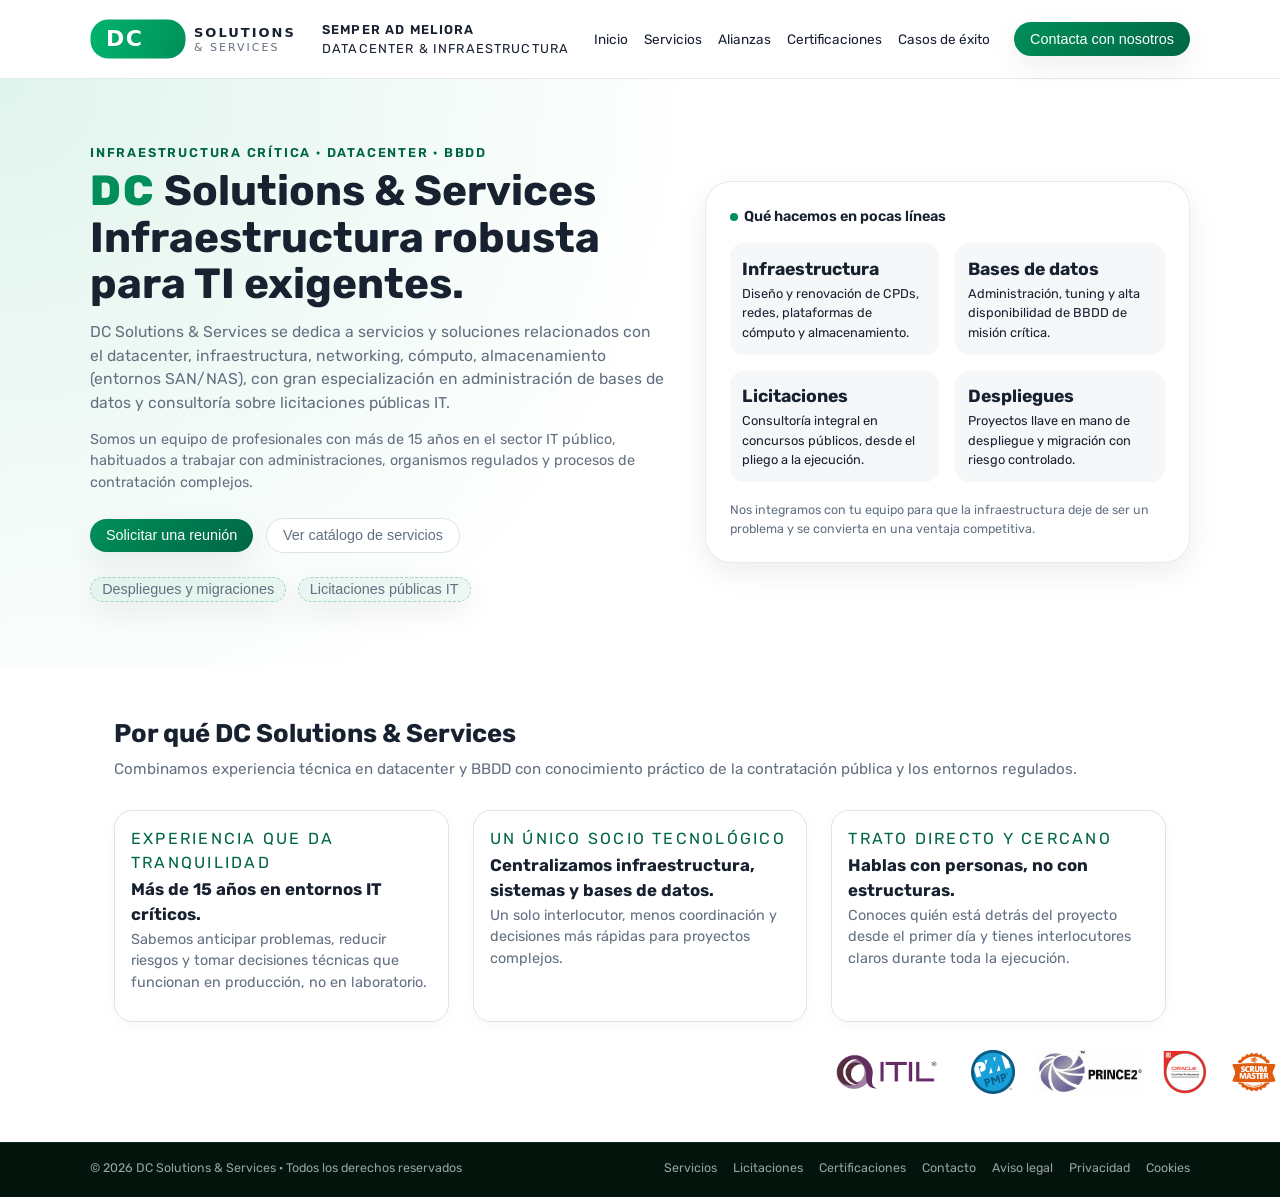
<file: index.html>
﻿<!DOCTYPE html>
<html lang="es">
<head>
  <meta charset="UTF-8" />
  <title>DC Solutions & Services – Datacenter, Infraestructura y Licitaciones</title>
  <meta name="viewport" content="width=device-width, initial-scale=1.0" />
  <meta name="theme-color" content="#008f5a" />
  <meta name="description" content="Consultoría especializada en infraestructura de datacenter, networking, almacenamiento, bases de datos Oracle y licitaciones públicas IT. Más de 15 años en el sector." />
  <link rel="canonical" href="https://dcss.es/" />
  <meta property="og:type" content="website" />
  <meta property="og:site_name" content="DC Solutions &amp; Services" />
  <meta property="og:title" content="DC Solutions & Services – Datacenter, Infraestructura y Licitaciones" />
  <meta property="og:description" content="Consultoría especializada en infraestructura de datacenter, networking, almacenamiento, bases de datos Oracle y licitaciones públicas IT. Más de 15 años en el sector." />
  <meta property="og:url" content="https://dcss.es/" />
  <meta property="og:image" content="https://dcss.es/img/og-dcss.png" />
  <meta name="twitter:card" content="summary_large_image" />
  <meta name="twitter:image" content="https://dcss.es/img/og-dcss.png" />
  <meta name="twitter:title" content="DC Solutions & Services – Datacenter, Infraestructura y Licitaciones" />
  <meta name="twitter:description" content="Consultoría especializada en infraestructura de datacenter, networking, almacenamiento, bases de datos Oracle y licitaciones públicas IT. Más de 15 años en el sector." />
  <link rel="preconnect" href="https://fonts.googleapis.com">
  <link rel="preconnect" href="https://fonts.gstatic.com" crossorigin>
  <link href="https://fonts.googleapis.com/css2?family=Rubik:wght@300;400;500;700&display=swap" rel="stylesheet">
  <link rel="stylesheet" href="styles.css" />
  <link rel="icon" type="image/svg+xml" href="img/favicon.svg">
  <link rel="icon" type="image/png" href="img/favicon.png">
  <script type="application/ld+json">
  {
    "@context": "https://schema.org",
    "@type": "ProfessionalService",
    "name": "DC Solutions & Services",
    "alternateName": "DCSS",
    "url": "https://dcss.es",
    "logo": "https://dcss.es/img/logo-dcss.svg",
    "image": "https://dcss.es/img/og-dcss.png",
    "description": "Consultoría especializada en infraestructura de datacenter, networking, almacenamiento SAN, bases de datos Oracle y licitaciones públicas IT. Más de 15 años en el sector.",
    "email": "info@dcss.es",
    "telephone": "+34681648107",
    "address": {
      "@type": "PostalAddress",
      "addressCountry": "ES"
    },
    "knowsAbout": ["Datacenter", "Infraestructura IT", "Almacenamiento SAN", "Networking", "Bases de datos Oracle", "Licitaciones públicas IT", "Virtualización", "Ciberseguridad"],
    "serviceType": "Consultoría de infraestructura IT",
    "areaServed": "ES"
  }
  </script>
</head>
<body>
  <header>
    <div class="container navbar">
      <div class="logo">
        <img src="img/logo-dcss.svg" alt="DC Solutions &amp; Services" />
        <div class="logo-text">
          <span>Semper Ad Meliora</span>
          <span>Datacenter &amp; Infraestructura</span>
        </div>
      </div>
      <nav>
        <ul>
          <li><a href="index.html">Inicio</a></li>
          <li><a href="servicios.html">Servicios</a></li>
          <li><a href="alianzas.html">Alianzas</a></li>
          <li><a href="certificaciones.html">Certificaciones</a></li>
          <li><a href="casos-exito.html">Casos de éxito</a></li>
        </ul>
      </nav>
      <button class="nav-toggle" aria-label="Abrir menú" aria-expanded="false">
        <span></span><span></span><span></span>
      </button>
      <button class="btn-cta nav-cta" onclick="window.location.href='contacto.html'">
        Contacta con nosotros
      </button>
    </div>
  </header>
  <main>

    <section class="hero">
      <div class="container hero-grid">
        <div>
          <div class="hero-eyebrow">Infraestructura crítica · Datacenter · BBDD</div>
          <h1 class="hero-title">
            <span class="dc">DC</span> Solutions &amp; Services<br />
            Infraestructura robusta para TI exigentes.
          </h1>
          <p class="hero-subtitle">
            DC Solutions &amp; Services se dedica a servicios y soluciones relacionados con el datacenter,
            infraestructura, networking, cómputo, almacenamiento (entornos SAN/NAS), con gran especialización en
            administración de bases de datos y consultoría sobre licitaciones públicas IT.
          </p>
          <p class="hero-extra">
            Somos un equipo de profesionales con más de 15 años en el sector IT público, habituados a trabajar
            con administraciones, organismos regulados y procesos de contratación complejos.
          </p>

          <div class="hero-actions">
            <button class="btn-cta" onclick="window.location.href='contacto.html'">
              Solicitar una reunión
            </button>
            <button class="btn-ghost" onclick="window.location.href='servicios.html'">
              Ver catálogo de servicios
            </button>
          </div>

          <div class="hero-badges">
			<button class="btn-ghost2" onclick="window.location.href='despliegues-migraciones.html'">Despliegues y migraciones  </button>
			<button class="btn-ghost2" onclick="window.location.href='licitaciones.html'">Licitaciones públicas IT </button>
          </div>
        </div>

        <aside class="hero-card">
          <div class="hero-card-title">
            <span class="dot"></span>
            Qué hacemos en pocas líneas
          </div>
          <div class="hero-metrics">
            <div class="metric">
              <strong>Infraestructura</strong>
              Diseño y renovación de CPDs, redes, plataformas de cómputo y almacenamiento.
            </div>
            <div class="metric">
              <strong>Bases de datos</strong>
              Administración, tuning y alta disponibilidad de BBDD de misión crítica.
            </div>
            <div class="metric">
              <strong>Licitaciones</strong>
              Consultoría integral en concursos públicos, desde el pliego a la ejecución.
            </div>
            <div class="metric">
              <strong>Despliegues</strong>
              Proyectos llave en mano de despliegue y migración con riesgo controlado.
            </div>
          </div>
          <p class="hero-note">
            Nos integramos con tu equipo para que la infraestructura deje de ser un problema
            y se convierta en una ventaja competitiva.
          </p>
        </aside>
      </div>
    </section>

    <section>
      <div class="container">
        <h2 class="section-title">Por qué DC Solutions &amp; Services</h2>
        <p class="section-subtitle">
          Combinamos experiencia técnica en datacenter y BBDD con conocimiento práctico de
          la contratación pública y los entornos regulados.
        </p>
        <div class="grid-3">
          <article class="card">
            <span class="card-tag">EXPERIENCIA QUE DA TRANQUILIDAD</span>
            <h3>Más de 15 años en entornos IT críticos.</h3>
            <p>
              Sabemos anticipar problemas, reducir riesgos y tomar decisiones técnicas que funcionan en producción, no en laboratorio.
            </p>
          </article>
          <article class="card">
            <span class="card-tag">UN ÚNICO SOCIO TECNOLÓGICO</span>
            <h3>Centralizamos infraestructura, sistemas y bases de datos.</h3>
            <p>
              Un solo interlocutor, menos coordinación y decisiones más rápidas para proyectos complejos.
            </p>
          </article>
          <article class="card">
            <span class="card-tag">TRATO DIRECTO Y CERCANO</span>
            <h3>Hablas con personas, no con estructuras.</h3>
            <p>
              Conoces quién está detrás del proyecto desde el primer día y tienes interlocutores claros durante toda la ejecución.
            </p>
          </article>
        </div>
      </div>
	          <div class="cert-logos-row">
          <img loading="lazy" src="img/logo-itil.png" alt="ITIL" />
          <img loading="lazy" src="img/logo-pmp.png" alt="PMP" />
          <img loading="lazy" src="img/logo-prince2.jpg" alt="ISO" />
          <img loading="lazy" src="img/logo-ocp.png" alt="OCP" />
		  <img loading="lazy" src="img/logo-scrum.png" alt="OCP" />
        </div>
    </section>

  </main>
  <footer>
    <div class="container footer-inner">
      <div>
        © <span id="year"></span> DC Solutions &amp; Services · Todos los derechos reservados
      </div>
      <div class="footer-links">
        <a href="servicios.html">Servicios</a>
        <a href="licitaciones.html">Licitaciones</a>
        <a href="certificaciones.html">Certificaciones</a>
        <a href="contacto.html">Contacto</a>
        <a href="aviso-legal.html">Aviso legal</a>
        <a href="privacidad.html">Privacidad</a>
        <a href="cookies.html">Cookies</a>
      </div>
    </div>
  </footer>
  <script>
    document.getElementById("year").textContent = new Date().getFullYear();

    const navToggle = document.querySelector(".nav-toggle");
    const navUl = document.querySelector("nav ul");
    if (navToggle && navUl) {
      navToggle.addEventListener("click", () => {
        const open = navUl.classList.toggle("open");
        navToggle.classList.toggle("open", open);
        navToggle.setAttribute("aria-expanded", open);
        navToggle.setAttribute("aria-label", open ? "Cerrar menú" : "Abrir menú");
      });
      document.addEventListener("click", (e) => {
        if (!e.target.closest("header")) {
          navUl.classList.remove("open");
          navToggle.classList.remove("open");
          navToggle.setAttribute("aria-expanded", "false");
        }
      });
    }
  </script>
</body>
</html>
</file>
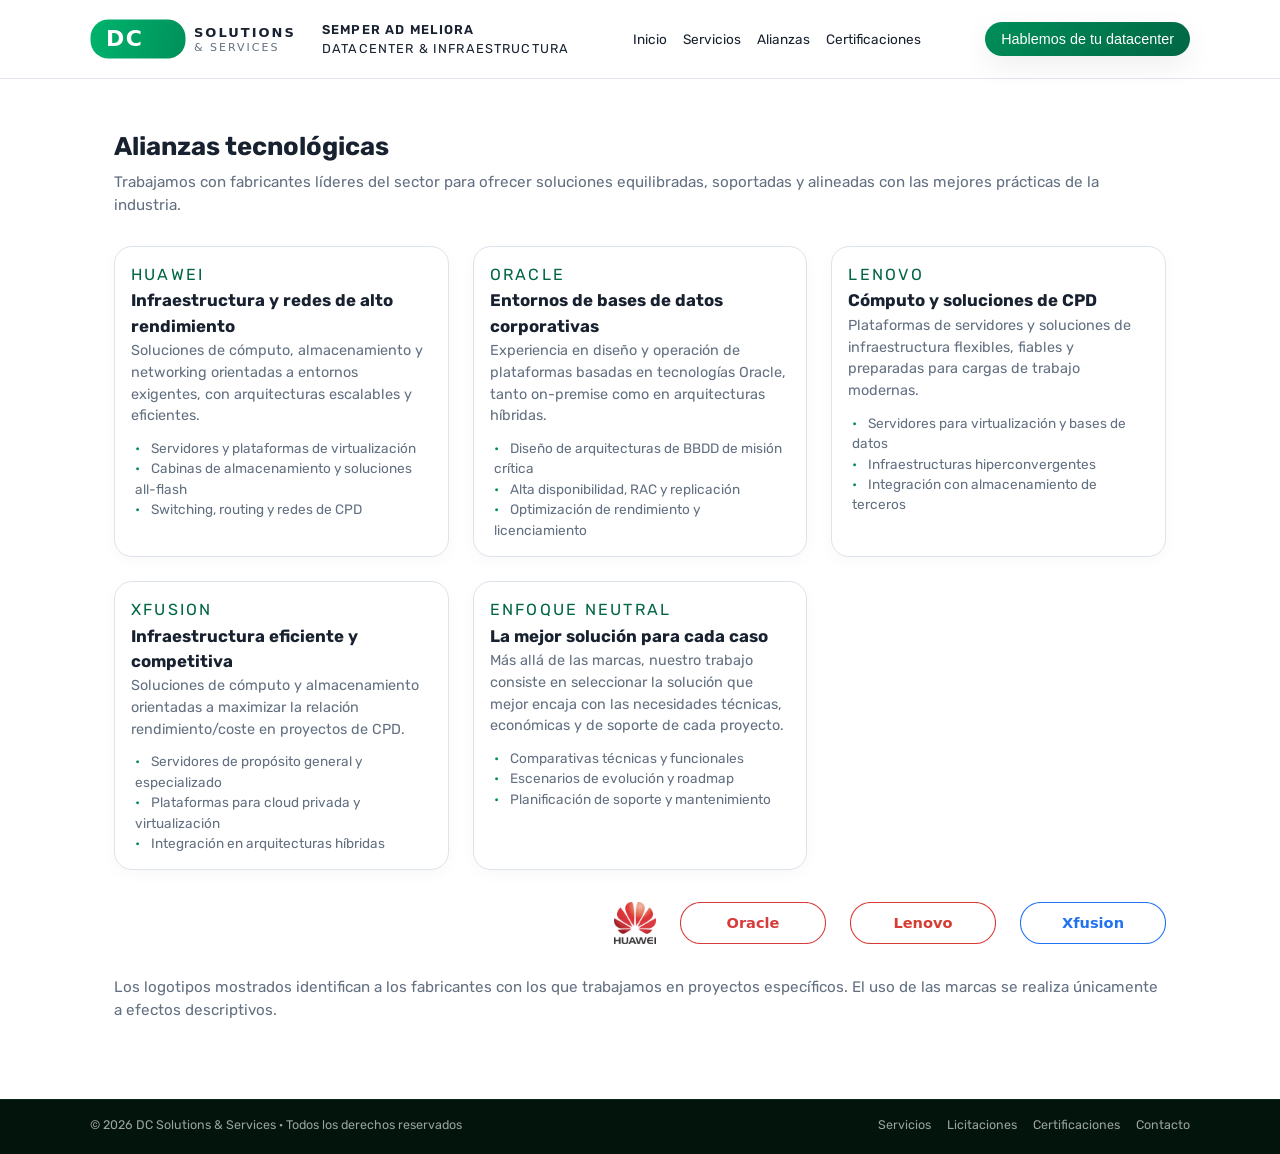
<file: alianzas_antiguo.html>
<!DOCTYPE html>
<html lang="es">
<head>
  <meta charset="UTF-8" />
  <title>Alianzas tecnológicas – DC Solutions & Services</title>
  <meta name="viewport" content="width=device-width, initial-scale=1.0" />
  <meta name="description" content="Alianzas y trabajo con fabricantes como Huawei, Oracle, Lenovo y Xfusion para construir soluciones de infraestructura equilibradas." />
  <link rel="preconnect" href="https://fonts.googleapis.com">
  <link rel="preconnect" href="https://fonts.gstatic.com" crossorigin>
  <link href="https://fonts.googleapis.com/css2?family=Rubik:wght@300;400;500;700&display=swap" rel="stylesheet">
  <link rel="stylesheet" href="styles.css" />
</head>
<body>
  <header>
    <div class="container navbar">
      <div class="logo">
        <img src="logo-dcss.svg" alt="DC Solutions &amp; Services" />
        <div class="logo-text">
          <span>Semper Ad Meliora</span>
          <span>Datacenter &amp; Infraestructura</span>
        </div>
      </div>
      <nav>
        <ul>
          <li><a href="index.html">Inicio</a></li>
          <li><a href="servicios.html">Servicios</a></li>
          <li><a href="alianzas.html">Alianzas</a></li>
          <li><a href="certificaciones.html">Certificaciones</a></li>
        </ul>
      </nav>
      <button class="btn-cta" onclick="window.location.href='contacto.html'">
        Hablemos de tu datacenter
      </button>
    </div>
  </header>
  <main>

    <section>
      <div class="container">
        <h1 class="section-title">Alianzas tecnológicas</h1>
        <p class="section-subtitle">
          Trabajamos con fabricantes líderes del sector para ofrecer soluciones equilibradas, soportadas
          y alineadas con las mejores prácticas de la industria.
        </p>

        <div class="grid-3">
          <article class="card">
            <span class="card-tag">Huawei</span>
            <h3>Infraestructura y redes de alto rendimiento</h3>
            <p>
              Soluciones de cómputo, almacenamiento y networking orientadas a entornos exigentes,
              con arquitecturas escalables y eficientes.
            </p>
            <ul>
              <li>Servidores y plataformas de virtualización</li>
              <li>Cabinas de almacenamiento y soluciones all-flash</li>
              <li>Switching, routing y redes de CPD</li>
            </ul>
          </article>

          <article class="card">
            <span class="card-tag">Oracle</span>
            <h3>Entornos de bases de datos corporativas</h3>
            <p>
              Experiencia en diseño y operación de plataformas basadas en tecnologías Oracle, tanto
              on-premise como en arquitecturas híbridas.
            </p>
            <ul>
              <li>Diseño de arquitecturas de BBDD de misión crítica</li>
              <li>Alta disponibilidad, RAC y replicación</li>
              <li>Optimización de rendimiento y licenciamiento</li>
            </ul>
          </article>

          <article class="card">
            <span class="card-tag">Lenovo</span>
            <h3>Cómputo y soluciones de CPD</h3>
            <p>
              Plataformas de servidores y soluciones de infraestructura flexibles, fiables y preparadas
              para cargas de trabajo modernas.
            </p>
            <ul>
              <li>Servidores para virtualización y bases de datos</li>
              <li>Infraestructuras hiperconvergentes</li>
              <li>Integración con almacenamiento de terceros</li>
            </ul>
          </article>

          <article class="card">
            <span class="card-tag">Xfusion</span>
            <h3>Infraestructura eficiente y competitiva</h3>
            <p>
              Soluciones de cómputo y almacenamiento orientadas a maximizar la relación
              rendimiento/coste en proyectos de CPD.
            </p>
            <ul>
              <li>Servidores de propósito general y especializado</li>
              <li>Plataformas para cloud privada y virtualización</li>
              <li>Integración en arquitecturas híbridas</li>
            </ul>
          </article>

          <article class="card">
            <span class="card-tag">Enfoque neutral</span>
            <h3>La mejor solución para cada caso</h3>
            <p>
              Más allá de las marcas, nuestro trabajo consiste en seleccionar la solución que mejor
              encaja con las necesidades técnicas, económicas y de soporte de cada proyecto.
            </p>
            <ul>
              <li>Comparativas técnicas y funcionales</li>
              <li>Escenarios de evolución y roadmap</li>
              <li>Planificación de soporte y mantenimiento</li>
            </ul>
          </article>
        </div>

        <div class="alliances-logos">
          <img src="logo-huawei.png" alt="Huawei" />
          <img src="logo-oracle.svg" alt="Oracle" />
          <img src="logo-lenovo.svg" alt="Lenovo" />
          <img src="logo-xfusion.svg" alt="Xfusion" />
        </div>

        <p class="section-subtitle" style="margin-top:2rem;">
          Los logotipos mostrados identifican a los fabricantes con los que trabajamos en proyectos
          específicos. El uso de las marcas se realiza únicamente a efectos descriptivos.
        </p>
      </div>
    </section>

  </main>
  <footer>
    <div class="container footer-inner">
      <div>
        © <span id="year"></span> DC Solutions &amp; Services · Todos los derechos reservados
      </div>
      <div class="footer-links">
        <a href="servicios.html">Servicios</a>
        <a href="licitaciones.html">Licitaciones</a>
        <a href="certificaciones.html">Certificaciones</a>
        <a href="contacto.html">Contacto</a>
      </div>
    </div>
  </footer>
  <script>
    document.getElementById("year").textContent = new Date().getFullYear();
  </script>
</body>
</html>
</file>
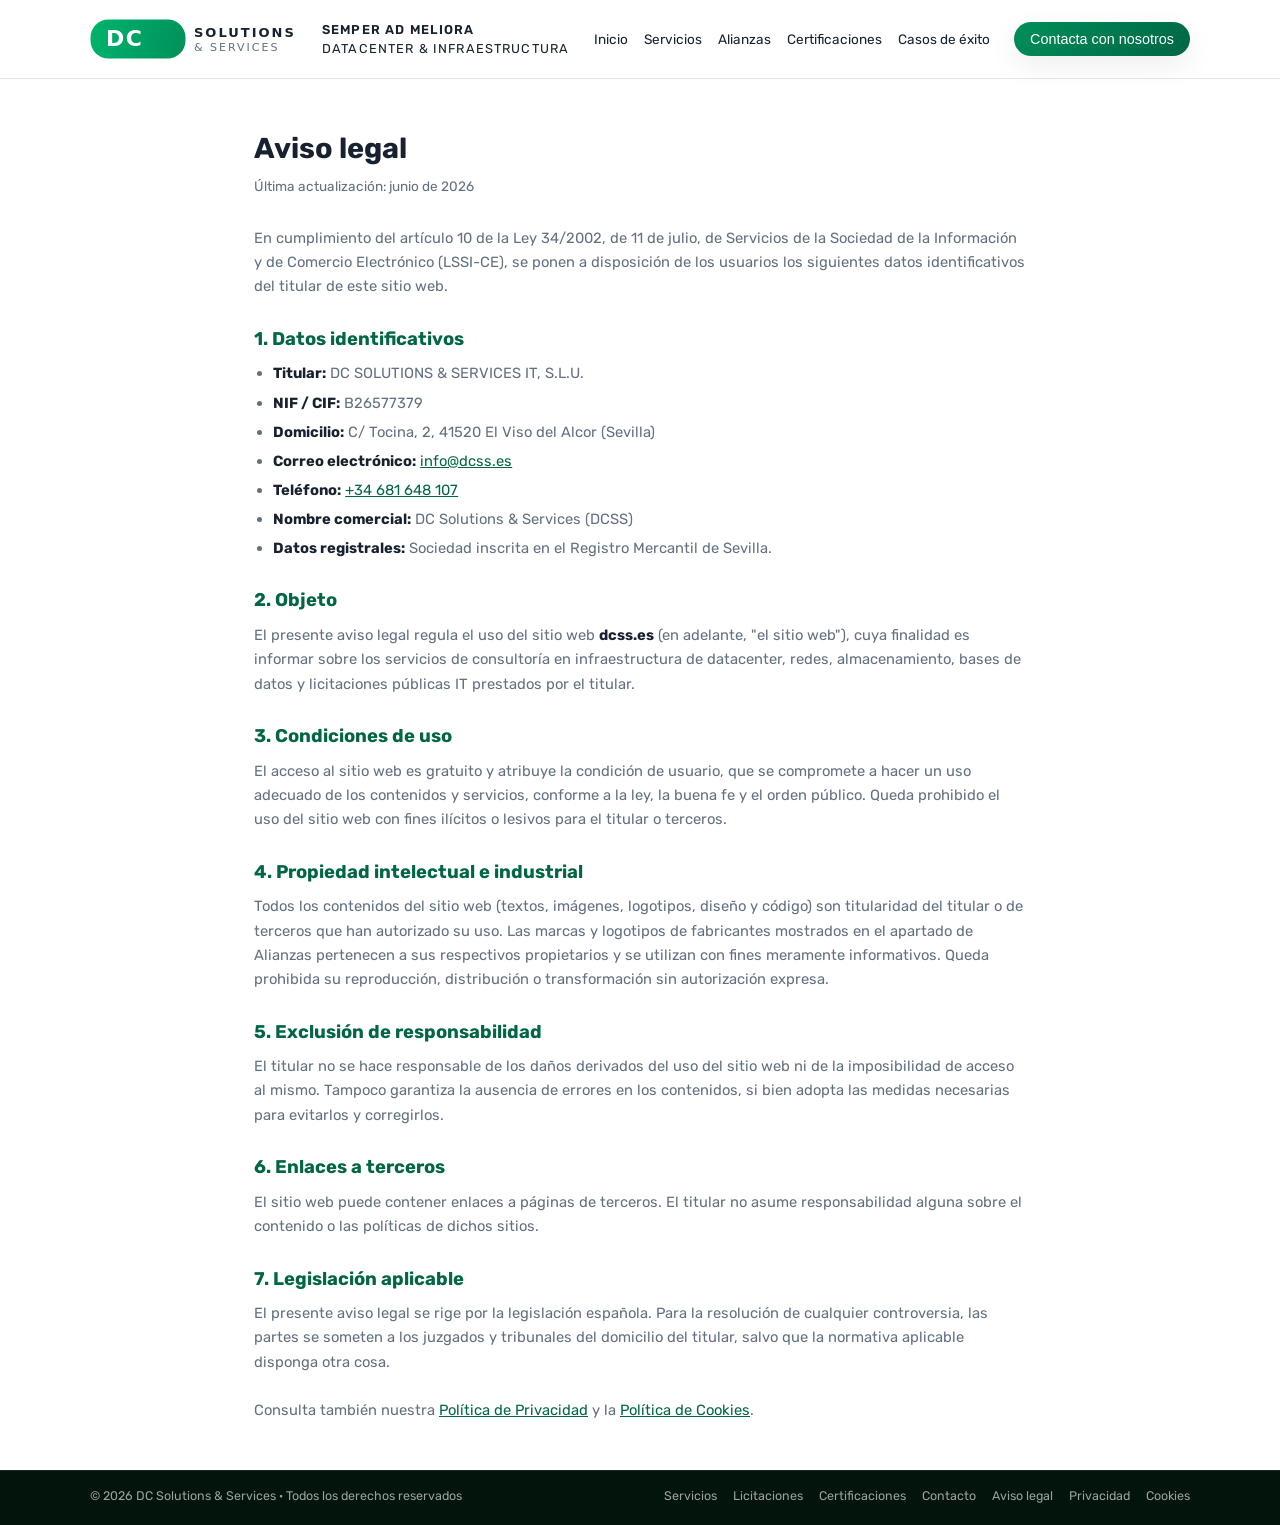
<file: aviso-legal.html>
﻿<!DOCTYPE html>
<html lang="es">
<head>
  <meta charset="UTF-8" />
  <title>Aviso legal – DC Solutions & Services</title>
  <meta name="viewport" content="width=device-width, initial-scale=1.0" />
  <meta name="theme-color" content="#008f5a" />
  <meta name="description" content="Aviso legal de DC Solutions & Services: datos identificativos del titular, condiciones de uso y propiedad intelectual." />
  <meta name="robots" content="noindex, follow" />
  <link rel="canonical" href="https://dcss.es/aviso-legal.html" />
  <link rel="preconnect" href="https://fonts.googleapis.com">
  <link rel="preconnect" href="https://fonts.gstatic.com" crossorigin>
  <link href="https://fonts.googleapis.com/css2?family=Rubik:wght@300;400;500;700&display=swap" rel="stylesheet">
  <link rel="stylesheet" href="styles.css" />
  <link rel="icon" type="image/svg+xml" href="img/favicon.svg">
  <link rel="icon" type="image/png" href="img/favicon.png">
</head>
<body>
  <header>
    <div class="container navbar">
      <div class="logo">
        <img src="img/logo-dcss.svg" alt="DC Solutions &amp; Services" />
        <div class="logo-text">
          <span>Semper Ad Meliora</span>
          <span>Datacenter &amp; Infraestructura</span>
        </div>
      </div>
      <nav>
        <ul>
          <li><a href="index.html">Inicio</a></li>
          <li><a href="servicios.html">Servicios</a></li>
          <li><a href="alianzas.html">Alianzas</a></li>
          <li><a href="certificaciones.html">Certificaciones</a></li>
          <li><a href="casos-exito.html">Casos de éxito</a></li>
        </ul>
      </nav>
      <button class="nav-toggle" aria-label="Abrir menú" aria-expanded="false">
        <span></span><span></span><span></span>
      </button>
      <button class="btn-cta nav-cta" onclick="window.location.href='contacto.html'">
        Contacta con nosotros
      </button>
    </div>
  </header>

  <main>
    <section>
      <div class="container legal">
        <h1>Aviso legal</h1>
        <p class="legal-updated">Última actualización: junio de 2026</p>

        <p>
          En cumplimiento del artículo 10 de la Ley 34/2002, de 11 de julio, de Servicios de la Sociedad
          de la Información y de Comercio Electrónico (LSSI-CE), se ponen a disposición de los usuarios los
          siguientes datos identificativos del titular de este sitio web.
        </p>

        <h2>1. Datos identificativos</h2>
        <ul>
          <li><strong>Titular:</strong> DC SOLUTIONS &amp; SERVICES IT, S.L.U.</li>
          <li><strong>NIF / CIF:</strong> B26577379</li>
          <li><strong>Domicilio:</strong> C/ Tocina, 2, 41520 El Viso del Alcor (Sevilla)</li>
          <li><strong>Correo electrónico:</strong> <a href="mailto:info@dcss.es">info@dcss.es</a></li>
          <li><strong>Teléfono:</strong> <a href="tel:+34681648107">+34 681 648 107</a></li>
          <li><strong>Nombre comercial:</strong> DC Solutions &amp; Services (DCSS)</li>
          <li><strong>Datos registrales:</strong> Sociedad inscrita en el Registro Mercantil de Sevilla.</li>
        </ul>

        <h2>2. Objeto</h2>
        <p>
          El presente aviso legal regula el uso del sitio web <strong>dcss.es</strong> (en adelante, "el sitio web"),
          cuya finalidad es informar sobre los servicios de consultoría en infraestructura de datacenter,
          redes, almacenamiento, bases de datos y licitaciones públicas IT prestados por el titular.
        </p>

        <h2>3. Condiciones de uso</h2>
        <p>
          El acceso al sitio web es gratuito y atribuye la condición de usuario, que se compromete a hacer un uso
          adecuado de los contenidos y servicios, conforme a la ley, la buena fe y el orden público. Queda prohibido
          el uso del sitio web con fines ilícitos o lesivos para el titular o terceros.
        </p>

        <h2>4. Propiedad intelectual e industrial</h2>
        <p>
          Todos los contenidos del sitio web (textos, imágenes, logotipos, diseño y código) son titularidad del
          titular o de terceros que han autorizado su uso. Las marcas y logotipos de fabricantes mostrados en el
          apartado de Alianzas pertenecen a sus respectivos propietarios y se utilizan con fines meramente
          informativos. Queda prohibida su reproducción, distribución o transformación sin autorización expresa.
        </p>

        <h2>5. Exclusión de responsabilidad</h2>
        <p>
          El titular no se hace responsable de los daños derivados del uso del sitio web ni de la imposibilidad
          de acceso al mismo. Tampoco garantiza la ausencia de errores en los contenidos, si bien adopta las
          medidas necesarias para evitarlos y corregirlos.
        </p>

        <h2>6. Enlaces a terceros</h2>
        <p>
          El sitio web puede contener enlaces a páginas de terceros. El titular no asume responsabilidad alguna
          sobre el contenido o las políticas de dichos sitios.
        </p>

        <h2>7. Legislación aplicable</h2>
        <p>
          El presente aviso legal se rige por la legislación española. Para la resolución de cualquier controversia,
          las partes se someten a los juzgados y tribunales del domicilio del titular, salvo que la normativa
          aplicable disponga otra cosa.
        </p>

        <p style="margin-top:1.5rem;">
          Consulta también nuestra <a href="privacidad.html">Política de Privacidad</a> y la
          <a href="cookies.html">Política de Cookies</a>.
        </p>
      </div>
    </section>
  </main>

  <footer>
    <div class="container footer-inner">
      <div>
        © <span id="year"></span> DC Solutions &amp; Services · Todos los derechos reservados
      </div>
      <div class="footer-links">
        <a href="servicios.html">Servicios</a>
        <a href="licitaciones.html">Licitaciones</a>
        <a href="certificaciones.html">Certificaciones</a>
        <a href="contacto.html">Contacto</a>
        <a href="aviso-legal.html">Aviso legal</a>
        <a href="privacidad.html">Privacidad</a>
        <a href="cookies.html">Cookies</a>
      </div>
    </div>
  </footer>
  <script>
    document.getElementById("year").textContent = new Date().getFullYear();

    const navToggle = document.querySelector(".nav-toggle");
    const navUl = document.querySelector("nav ul");
    if (navToggle && navUl) {
      navToggle.addEventListener("click", () => {
        const open = navUl.classList.toggle("open");
        navToggle.classList.toggle("open", open);
        navToggle.setAttribute("aria-expanded", open);
        navToggle.setAttribute("aria-label", open ? "Cerrar menú" : "Abrir menú");
      });
      document.addEventListener("click", (e) => {
        if (!e.target.closest("header")) {
          navUl.classList.remove("open");
          navToggle.classList.remove("open");
          navToggle.setAttribute("aria-expanded", "false");
        }
      });
    }
  </script>
</body>
</html>
</file>
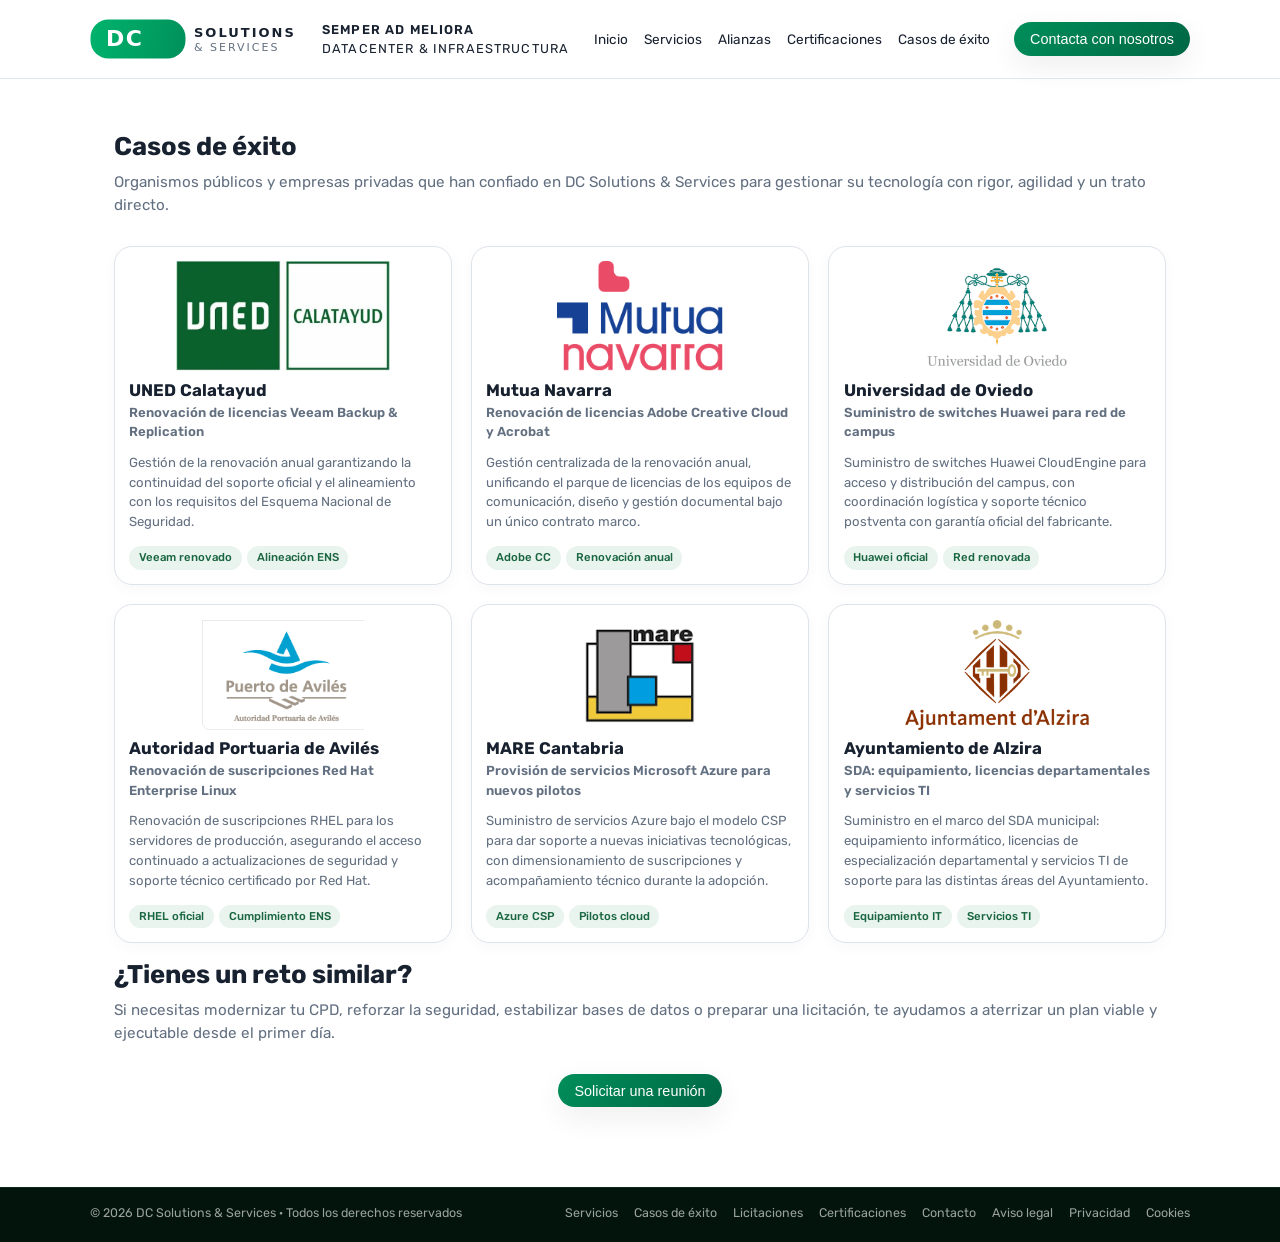
<file: casos-exito.html>
﻿<!DOCTYPE html>
<html lang="es">
<head>
  <meta charset="UTF-8" />
  <title>Casos de éxito – DC Solutions &amp; Services</title>
  <meta name="viewport" content="width=device-width, initial-scale=1.0" />
  <meta name="theme-color" content="#008f5a" />
  <meta name="description" content="Casos reales de DC Solutions &amp; Services en administraciones públicas y empresas: renovación de licencias Veeam, Adobe y Red Hat, switches Huawei, servicios Microsoft Azure y suministro de equipamiento IT." />
  <link rel="canonical" href="https://dcss.es/casos-exito.html" />
  <meta property="og:type" content="website" />
  <meta property="og:site_name" content="DC Solutions &amp; Services" />
  <meta property="og:title" content="Casos de éxito en infraestructura IT – DC Solutions & Services" />
  <meta property="og:description" content="Casos reales de DC Solutions &amp; Services en administraciones públicas y empresas: renovación de licencias Veeam, Adobe y Red Hat, switches Huawei, servicios Microsoft Azure y suministro de equipamiento IT." />
  <meta property="og:url" content="https://dcss.es/casos-exito.html" />
  <meta property="og:image" content="https://dcss.es/img/og-dcss.png" />
  <meta name="twitter:card" content="summary_large_image" />
  <meta name="twitter:image" content="https://dcss.es/img/og-dcss.png" />
  <meta name="twitter:title" content="Casos de éxito en infraestructura IT – DC Solutions & Services" />
  <meta name="twitter:description" content="Casos reales de DC Solutions &amp; Services en administraciones públicas y empresas: renovación de licencias Veeam, Adobe y Red Hat, switches Huawei, servicios Microsoft Azure y suministro de equipamiento IT." />
  <link rel="preconnect" href="https://fonts.googleapis.com">
  <link rel="preconnect" href="https://fonts.gstatic.com" crossorigin>
  <link href="https://fonts.googleapis.com/css2?family=Rubik:wght@300;400;500;700&display=swap" rel="stylesheet">
  <link rel="stylesheet" href="styles.css" />
  <link rel="icon" type="image/svg+xml" href="img/favicon.svg">
  <link rel="icon" type="image/png" href="img/favicon.png">
  <style>
    /* =====================================================
       CASOS DE ÉXITO — estilos de tarjeta
       Para añadir un nuevo caso, copia el bloque
       <article class="card card-case"> ... </article>
       que encontrarás más abajo y rellena los campos:
         · case-logo-box > img  →  src="img/logo-CLIENTE.png" alt="Nombre cliente"
         · h3                   →  Nombre del organismo
         · .case-project        →  Título del proyecto
         · p                    →  Descripción breve (2-3 líneas)
         · case-result-pill (×3)→  Resultados clave
       ===================================================== */

    .grid-3-cases {
      display: grid;
      grid-template-columns: repeat(3, minmax(0, 1fr));
      gap: 1.2rem;
      margin-bottom: 0.7rem;
    }
    .card-case {
      padding: 0.9rem;
      display: flex;
      flex-direction: column;
    }
    .case-logo-box {
      width: 100%;
      height: 110px;
      display: flex;
      align-items: center;
      justify-content: center;
      margin-bottom: 0.55rem;
    }
    .case-logo-box img {
      max-height: 100%;
      max-width: 90%;
      object-fit: contain;
    }
    .card-case h3 {
      font-size: 1.05rem;
      font-weight: 700;
      margin-bottom: 0.15rem;
      line-height: 1.2;
      color: var(--text-main);
    }
    .case-project {
      font-size: 0.78rem;
      font-weight: 600;
      color: var(--text-soft);
      margin-bottom: 0.45rem;
      line-height: 1.3;
    }
    .card-case p {
      font-size: 0.82rem;
      line-height: 1.5;
      flex: 1;
    }
    .case-results {
      display: flex;
      flex-wrap: wrap;
      gap: 0.35rem;
      margin-top: 0.2rem;
    }
    .case-result-pill {
      font-size: 0.71rem;
      padding: 0.2rem 0.6rem;
      border-radius: 999px;
      background: #eaf4ef;
      color: #1a6640;
      font-weight: 500;
    }
    @media (max-width: 900px) {
      .grid-3-cases { grid-template-columns: repeat(2, minmax(0, 1fr)); }
    }
    @media (max-width: 480px) {
      .grid-3-cases { grid-template-columns: minmax(0, 1fr); }
    }
  </style>
</head>
<body>
  <header>
    <div class="container navbar">
      <div class="logo">
        <img src="img/logo-dcss.svg" alt="DC Solutions &amp; Services" />
        <div class="logo-text">
          <span>Semper Ad Meliora</span>
          <span>Datacenter &amp; Infraestructura</span>
        </div>
      </div>
      <nav>
        <ul>
          <li><a href="index.html">Inicio</a></li>
          <li><a href="servicios.html">Servicios</a></li>
          <li><a href="alianzas.html">Alianzas</a></li>
          <li><a href="certificaciones.html">Certificaciones</a></li>
          <li><a href="casos-exito.html">Casos de éxito</a></li>
        </ul>
      </nav>
      <button class="nav-toggle" aria-label="Abrir menú" aria-expanded="false">
        <span></span><span></span><span></span>
      </button>
      <button class="btn-cta nav-cta" onclick="window.location.href='contacto.html'">
        Contacta con nosotros
      </button>
    </div>
  </header>

  <main>
    <section>
      <div class="container">
        <h1 class="section-title">Casos de éxito</h1>
        <p class="section-subtitle">
          Organismos públicos y empresas privadas que han confiado en DC Solutions &amp; Services
          para gestionar su tecnología con rigor, agilidad y un trato directo.
        </p>

        <div class="grid-3-cases">

          <!-- ═══════════════════════════════════════════
               CASO 01 — UNED Calatayud
               ─────────────────────────────────────────
               PLANTILLA para añadir casos nuevos:
               Copia desde <article> hasta </article>
               y rellena: logo (img/logo-CLIENTE.png), h3 (organismo),
               case-project (título proyecto), p (descripción)
               y 2 case-result-pill (resultados clave).
               ═══════════════════════════════════════════ -->
          <article class="card card-case">
            <div class="case-logo-box">
              <img loading="lazy" src="img/logo-uned.png" alt="UNED Calatayud"
                onerror="this.replaceWith(Object.assign(document.createElement('span'),{style:'font-size:0.85rem;font-weight:700;color:#444;font-family:Rubik,sans-serif',textContent:'UNED CALATAYUD'}))">
            </div>
            <h3>UNED Calatayud</h3>
            <p class="case-project">Renovación de licencias Veeam Backup &amp; Replication</p>
            <p>Gestión de la renovación anual garantizando la continuidad del soporte oficial y el alineamiento con los requisitos del Esquema Nacional de Seguridad.</p>
            <div class="case-results">
              <span class="case-result-pill">Veeam renovado</span>
              <span class="case-result-pill">Alineación ENS</span>
            </div>
          </article>

          <!-- CASO 02 — Mutua Navarra -->
          <article class="card card-case">
            <div class="case-logo-box">
              <img loading="lazy" src="img/logo-mutua-navarra.png" alt="Mutua Navarra"
                onerror="this.replaceWith(Object.assign(document.createElement('span'),{style:'font-size:0.85rem;font-weight:700;color:#444;font-family:Rubik,sans-serif',textContent:'MUTUA NAVARRA'}))">
            </div>
            <h3>Mutua Navarra</h3>
            <p class="case-project">Renovación de licencias Adobe Creative Cloud y Acrobat</p>
            <p>Gestión centralizada de la renovación anual, unificando el parque de licencias de los equipos de comunicación, diseño y gestión documental bajo un único contrato marco.</p>
            <div class="case-results">
              <span class="case-result-pill">Adobe CC</span>
              <span class="case-result-pill">Renovación anual</span>
            </div>
          </article>

          <!-- CASO 03 — Universidad de Oviedo -->
          <article class="card card-case">
            <div class="case-logo-box">
              <img loading="lazy" src="img/logo-uniovi.png" alt="Universidad de Oviedo"
                onerror="this.replaceWith(Object.assign(document.createElement('span'),{style:'font-size:0.85rem;font-weight:700;color:#444;font-family:Rubik,sans-serif',textContent:'UNIV. OVIEDO'}))">
            </div>
            <h3>Universidad de Oviedo</h3>
            <p class="case-project">Suministro de switches Huawei para red de campus</p>
            <p>Suministro de switches Huawei CloudEngine para acceso y distribución del campus, con coordinación logística y soporte técnico postventa con garantía oficial del fabricante.</p>
            <div class="case-results">
              <span class="case-result-pill">Huawei oficial</span>
              <span class="case-result-pill">Red renovada</span>
            </div>
          </article>

          <!-- CASO 04 — Autoridad Portuaria de Avilés -->
          <article class="card card-case">
            <div class="case-logo-box">
              <img loading="lazy" src="img/logo-puerto-aviles.png" alt="Autoridad Portuaria de Avilés"
                onerror="this.replaceWith(Object.assign(document.createElement('span'),{style:'font-size:0.85rem;font-weight:700;color:#444;font-family:Rubik,sans-serif',textContent:'PTO. AVILÉS'}))">
            </div>
            <h3>Autoridad Portuaria de Avilés</h3>
            <p class="case-project">Renovación de suscripciones Red Hat Enterprise Linux</p>
            <p>Renovación de suscripciones RHEL para los servidores de producción, asegurando el acceso continuado a actualizaciones de seguridad y soporte técnico certificado por Red Hat.</p>
            <div class="case-results">
              <span class="case-result-pill">RHEL oficial</span>
              <span class="case-result-pill">Cumplimiento ENS</span>
            </div>
          </article>

          <!-- CASO 05 — MARE Cantabria -->
          <article class="card card-case">
            <div class="case-logo-box">
              <img loading="lazy" src="img/logo-mare.png" alt="MARE Cantabria"
                onerror="this.replaceWith(Object.assign(document.createElement('span'),{style:'font-size:0.85rem;font-weight:700;color:#444;font-family:Rubik,sans-serif',textContent:'MARE CANTABRIA'}))">
            </div>
            <h3>MARE Cantabria</h3>
            <p class="case-project">Provisión de servicios Microsoft Azure para nuevos pilotos</p>
            <p>Suministro de servicios Azure bajo el modelo CSP para dar soporte a nuevas iniciativas tecnológicas, con dimensionamiento de suscripciones y acompañamiento técnico durante la adopción.</p>
            <div class="case-results">
              <span class="case-result-pill">Azure CSP</span>
              <span class="case-result-pill">Pilotos cloud</span>
            </div>
          </article>

          <!-- CASO 06 — Ayuntamiento de Alzira -->
          <article class="card card-case">
            <div class="case-logo-box">
              <img loading="lazy" src="img/logo-alzira.png" alt="Ayuntamiento de Alzira"
                onerror="this.replaceWith(Object.assign(document.createElement('span'),{style:'font-size:0.85rem;font-weight:700;color:#444;font-family:Rubik,sans-serif',textContent:'AYTO. ALZIRA'}))">
            </div>
            <h3>Ayuntamiento de Alzira</h3>
            <p class="case-project">SDA: equipamiento, licencias departamentales y servicios TI</p>
            <p>Suministro en el marco del SDA municipal: equipamiento informático, licencias de especialización departamental y servicios TI de soporte para las distintas áreas del Ayuntamiento.</p>
            <div class="case-results">
              <span class="case-result-pill">Equipamiento IT</span>
              <span class="case-result-pill">Servicios TI</span>
            </div>
          </article>

        </div>

        <h2 class="section-title">¿Tienes un reto similar?</h2>
        <p class="section-subtitle">
          Si necesitas modernizar tu CPD, reforzar la seguridad, estabilizar bases de datos o preparar una licitación,
          te ayudamos a aterrizar un plan viable y ejecutable desde el primer día.
        </p>
        <div style="text-align:center; margin-top: 1.5rem; margin-bottom: 2rem;">
          <button class="btn-cta" onclick="window.location.href='contacto.html'">
            Solicitar una reunión
          </button>
        </div>

      </div>
    </section>
  </main>

  <footer>
    <div class="container footer-inner">
      <div>
        © <span id="year"></span> DC Solutions &amp; Services · Todos los derechos reservados
      </div>
      <div class="footer-links">
        <a href="servicios.html">Servicios</a>
        <a href="casos-exito.html">Casos de éxito</a>
        <a href="licitaciones.html">Licitaciones</a>
        <a href="certificaciones.html">Certificaciones</a>
        <a href="contacto.html">Contacto</a>
        <a href="aviso-legal.html">Aviso legal</a>
        <a href="privacidad.html">Privacidad</a>
        <a href="cookies.html">Cookies</a>
      </div>
    </div>
  </footer>

  <script>
    document.getElementById("year").textContent = new Date().getFullYear();

    const navToggle = document.querySelector(".nav-toggle");
    const navUl = document.querySelector("nav ul");
    if (navToggle && navUl) {
      navToggle.addEventListener("click", () => {
        const open = navUl.classList.toggle("open");
        navToggle.classList.toggle("open", open);
        navToggle.setAttribute("aria-expanded", open);
        navToggle.setAttribute("aria-label", open ? "Cerrar menú" : "Abrir menú");
      });
      document.addEventListener("click", (e) => {
        if (!e.target.closest("header")) {
          navUl.classList.remove("open");
          navToggle.classList.remove("open");
          navToggle.setAttribute("aria-expanded", "false");
        }
      });
    }
  </script>
</body>
</html>
</file>
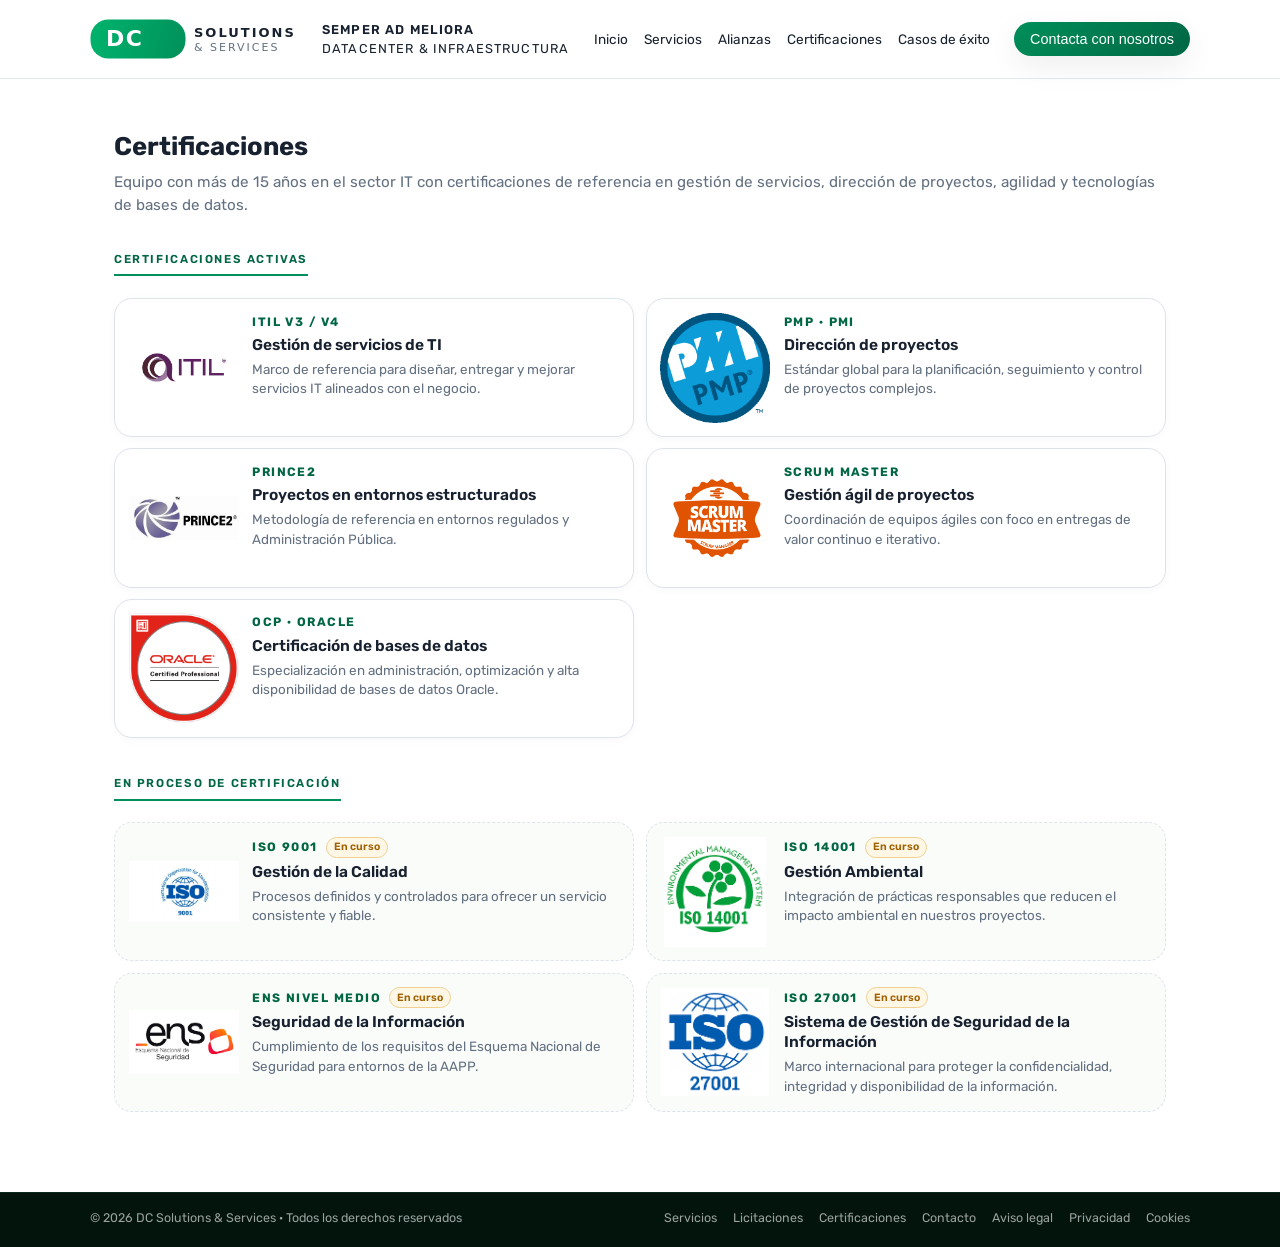
<file: certificaciones.html>
﻿<!DOCTYPE html>
<html lang="es">
<head>
  <meta charset="UTF-8" />
  <title>Certificaciones – DC Solutions & Services</title>
  <meta name="viewport" content="width=device-width, initial-scale=1.0" />
  <meta name="theme-color" content="#008f5a" />
  <meta name="description" content="Equipo certificado en ITIL, PMP, PRINCE2, Scrum Master, OCP Oracle, ISO 9001, ISO 14001, ISO 27001 y ENS. Más de 15 años en infraestructura IT y AAPP." />
  <link rel="canonical" href="https://dcss.es/certificaciones.html" />
  <meta property="og:type" content="website" />
  <meta property="og:site_name" content="DC Solutions &amp; Services" />
  <meta property="og:title" content="Certificaciones – DC Solutions & Services" />
  <meta property="og:description" content="Equipo certificado en ITIL, PMP, PRINCE2, Scrum Master, OCP Oracle, ISO 9001, ISO 14001, ISO 27001 y ENS. Más de 15 años en infraestructura IT y AAPP." />
  <meta property="og:url" content="https://dcss.es/certificaciones.html" />
  <meta property="og:image" content="https://dcss.es/img/og-dcss.png" />
  <meta name="twitter:card" content="summary_large_image" />
  <meta name="twitter:image" content="https://dcss.es/img/og-dcss.png" />
  <meta name="twitter:title" content="Certificaciones – DC Solutions & Services" />
  <meta name="twitter:description" content="Equipo certificado en ITIL, PMP, PRINCE2, Scrum Master, OCP Oracle, ISO 9001, ISO 14001, ISO 27001 y ENS. Más de 15 años en infraestructura IT y AAPP." />
  <link rel="preconnect" href="https://fonts.googleapis.com">
  <link rel="preconnect" href="https://fonts.gstatic.com" crossorigin>
  <link href="https://fonts.googleapis.com/css2?family=Rubik:wght@300;400;500;700&display=swap" rel="stylesheet">
  <link rel="stylesheet" href="styles.css" />
  <link rel="icon" type="image/svg+xml" href="img/favicon.svg">
  <link rel="icon" type="image/png" href="img/favicon.png">
  <style>
    .cert-section-label {
      font-size: 0.72rem;
      font-weight: 600;
      text-transform: uppercase;
      letter-spacing: 0.14em;
      color: var(--green-dark);
      margin-bottom: 0.75rem;
      padding-bottom: 0.4rem;
      border-bottom: 2px solid var(--green-main);
      display: inline-block;
    }
    .cert-grid-compact {
      display: grid;
      grid-template-columns: repeat(2, minmax(0, 1fr));
      gap: 0.7rem;
      margin-bottom: 2rem;
    }
    .cert-card {
      display: flex;
      align-items: flex-start;
      gap: 0.85rem;
      background: white;
      border: 1px solid var(--border-soft);
      border-radius: var(--radius-lg);
      padding: 0.85rem;
      box-shadow: 0 2px 8px rgba(0,0,0,0.03);
      transition: var(--transition);
    }
    .cert-card:hover {
      transform: translateY(-2px);
      box-shadow: 0 6px 20px rgba(0,0,0,0.07);
      border-color: rgba(0,143,90,0.3);
    }
    .cert-card.pending {
      border-style: dashed;
      background: #fafcfa;
      box-shadow: none;
    }
    .cert-card.pending:hover {
      transform: none;
      box-shadow: none;
    }
    .cert-logo {
      flex-shrink: 0;
      width: 110px;
      height: 110px;
      display: flex;
      align-items: center;
      justify-content: center;
    }
    .cert-logo img {
      width: 100%;
      height: 100%;
      object-fit: contain;
    }
    .cert-body { flex: 1; min-width: 0; }
    .cert-eyebrow {
      display: flex;
      align-items: center;
      gap: 0.5rem;
      margin-bottom: 0.25rem;
    }
    .cert-label {
      font-size: 0.76rem;
      font-weight: 700;
      text-transform: uppercase;
      letter-spacing: 0.12em;
      color: var(--green-dark);
    }
    .cert-badge-pending {
      font-size: 0.66rem;
      font-weight: 600;
      background: #fff7e6;
      color: #a06000;
      border: 1px solid #f0d090;
      padding: 0.1rem 0.45rem;
      border-radius: 999px;
    }
    .cert-card h3 {
      font-size: 0.97rem;
      font-weight: 600;
      line-height: 1.3;
      margin: 0 0 0.3rem 0;
      color: var(--text-main);
    }
    .cert-card p {
      font-size: 0.84rem;
      color: var(--text-soft);
      line-height: 1.45;
      margin: 0;
    }
    @media (max-width: 640px) {
      .cert-grid-compact { grid-template-columns: minmax(0, 1fr); }
    }
  </style>
</head>
<body>
  <header>
    <div class="container navbar">
      <div class="logo">
        <img src="img/logo-dcss.svg" alt="DC Solutions &amp; Services" />
        <div class="logo-text">
          <span>Semper Ad Meliora</span>
          <span>Datacenter &amp; Infraestructura</span>
        </div>
      </div>
      <nav>
        <ul>
          <li><a href="index.html">Inicio</a></li>
          <li><a href="servicios.html">Servicios</a></li>
          <li><a href="alianzas.html">Alianzas</a></li>
          <li><a href="certificaciones.html">Certificaciones</a></li>
          <li><a href="casos-exito.html">Casos de éxito</a></li>
        </ul>
      </nav>
      <button class="nav-toggle" aria-label="Abrir menú" aria-expanded="false">
        <span></span><span></span><span></span>
      </button>
      <button class="btn-cta nav-cta" onclick="window.location.href='contacto.html'">
        Contacta con nosotros
      </button>
    </div>
  </header>

  <main>
    <section>
      <div class="container">
        <h1 class="section-title">Certificaciones</h1>
        <p class="section-subtitle">
          Equipo con más de 15 años en el sector IT con certificaciones de referencia en gestión de servicios,
          dirección de proyectos, agilidad y tecnologías de bases de datos.
        </p>

        <div style="margin-bottom: 0.6rem;">
          <span class="cert-section-label">Certificaciones activas</span>
        </div>

        <div class="cert-grid-compact">

          <article class="cert-card">
            <div class="cert-logo"><img loading="lazy" src="img/logo-itil.png" alt="ITIL"></div>
            <div class="cert-body">
              <div class="cert-eyebrow"><span class="cert-label">ITIL v3 / v4</span></div>
              <h3>Gestión de servicios de TI</h3>
              <p>Marco de referencia para diseñar, entregar y mejorar servicios IT alineados con el negocio.</p>
            </div>
          </article>

          <article class="cert-card">
            <div class="cert-logo"><img loading="lazy" src="img/logo-pmp.png" alt="PMP"></div>
            <div class="cert-body">
              <div class="cert-eyebrow"><span class="cert-label">PMP · PMI</span></div>
              <h3>Dirección de proyectos</h3>
              <p>Estándar global para la planificación, seguimiento y control de proyectos complejos.</p>
            </div>
          </article>

          <article class="cert-card">
            <div class="cert-logo"><img loading="lazy" src="img/logo-prince2.jpg" alt="PRINCE2"></div>
            <div class="cert-body">
              <div class="cert-eyebrow"><span class="cert-label">PRINCE2</span></div>
              <h3>Proyectos en entornos estructurados</h3>
              <p>Metodología de referencia en entornos regulados y Administración Pública.</p>
            </div>
          </article>

          <article class="cert-card">
            <div class="cert-logo"><img loading="lazy" src="img/logo-scrum.png" alt="Scrum Master"></div>
            <div class="cert-body">
              <div class="cert-eyebrow"><span class="cert-label">Scrum Master</span></div>
              <h3>Gestión ágil de proyectos</h3>
              <p>Coordinación de equipos ágiles con foco en entregas de valor continuo e iterativo.</p>
            </div>
          </article>

          <article class="cert-card">
            <div class="cert-logo"><img loading="lazy" src="img/logo-ocp.png" alt="OCP"></div>
            <div class="cert-body">
              <div class="cert-eyebrow"><span class="cert-label">OCP · Oracle</span></div>
              <h3>Certificación de bases de datos</h3>
              <p>Especialización en administración, optimización y alta disponibilidad de bases de datos Oracle.</p>
            </div>
          </article>

        </div>

        <div style="margin-bottom: 0.6rem;">
          <span class="cert-section-label">En proceso de certificación</span>
        </div>

        <div class="cert-grid-compact">

          <article class="cert-card pending">
            <div class="cert-logo"><img loading="lazy" src="img/logo-iso9001.png" alt="ISO 9001"></div>
            <div class="cert-body">
              <div class="cert-eyebrow">
                <span class="cert-label">ISO 9001</span>
                <span class="cert-badge-pending">En curso</span>
              </div>
              <h3>Gestión de la Calidad</h3>
              <p>Procesos definidos y controlados para ofrecer un servicio consistente y fiable.</p>
            </div>
          </article>

          <article class="cert-card pending">
            <div class="cert-logo"><img loading="lazy" src="img/logo-iso14001.png" alt="ISO 14001"></div>
            <div class="cert-body">
              <div class="cert-eyebrow">
                <span class="cert-label">ISO 14001</span>
                <span class="cert-badge-pending">En curso</span>
              </div>
              <h3>Gestión Ambiental</h3>
              <p>Integración de prácticas responsables que reducen el impacto ambiental en nuestros proyectos.</p>
            </div>
          </article>

          <article class="cert-card pending">
            <div class="cert-logo"><img loading="lazy" src="img/logo-ens.png" alt="ENS"></div>
            <div class="cert-body">
              <div class="cert-eyebrow">
                <span class="cert-label">ENS Nivel Medio</span>
                <span class="cert-badge-pending">En curso</span>
              </div>
              <h3>Seguridad de la Información</h3>
              <p>Cumplimiento de los requisitos del Esquema Nacional de Seguridad para entornos de la AAPP.</p>
            </div>
          </article>

          <article class="cert-card pending">
            <div class="cert-logo"><img loading="lazy" src="img/logo-iso27001.png" alt="ISO 27001"></div>
            <div class="cert-body">
              <div class="cert-eyebrow">
                <span class="cert-label">ISO 27001</span>
                <span class="cert-badge-pending">En curso</span>
              </div>
              <h3>Sistema de Gestión de Seguridad de la Información</h3>
              <p>Marco internacional para proteger la confidencialidad, integridad y disponibilidad de la información.</p>
            </div>
          </article>

        </div>

      </div>
    </section>
  </main>

  <footer>
    <div class="container footer-inner">
      <div>
        © <span id="year"></span> DC Solutions &amp; Services · Todos los derechos reservados
      </div>
      <div class="footer-links">
        <a href="servicios.html">Servicios</a>
        <a href="licitaciones.html">Licitaciones</a>
        <a href="certificaciones.html">Certificaciones</a>
        <a href="contacto.html">Contacto</a>
        <a href="aviso-legal.html">Aviso legal</a>
        <a href="privacidad.html">Privacidad</a>
        <a href="cookies.html">Cookies</a>
      </div>
    </div>
  </footer>
  <script>
    document.getElementById("year").textContent = new Date().getFullYear();

    const navToggle = document.querySelector(".nav-toggle");
    const navUl = document.querySelector("nav ul");
    if (navToggle && navUl) {
      navToggle.addEventListener("click", () => {
        const open = navUl.classList.toggle("open");
        navToggle.classList.toggle("open", open);
        navToggle.setAttribute("aria-expanded", open);
        navToggle.setAttribute("aria-label", open ? "Cerrar menú" : "Abrir menú");
      });
      document.addEventListener("click", (e) => {
        if (!e.target.closest("header")) {
          navUl.classList.remove("open");
          navToggle.classList.remove("open");
          navToggle.setAttribute("aria-expanded", "false");
        }
      });
    }
  </script>
</body>
</html>
</file>
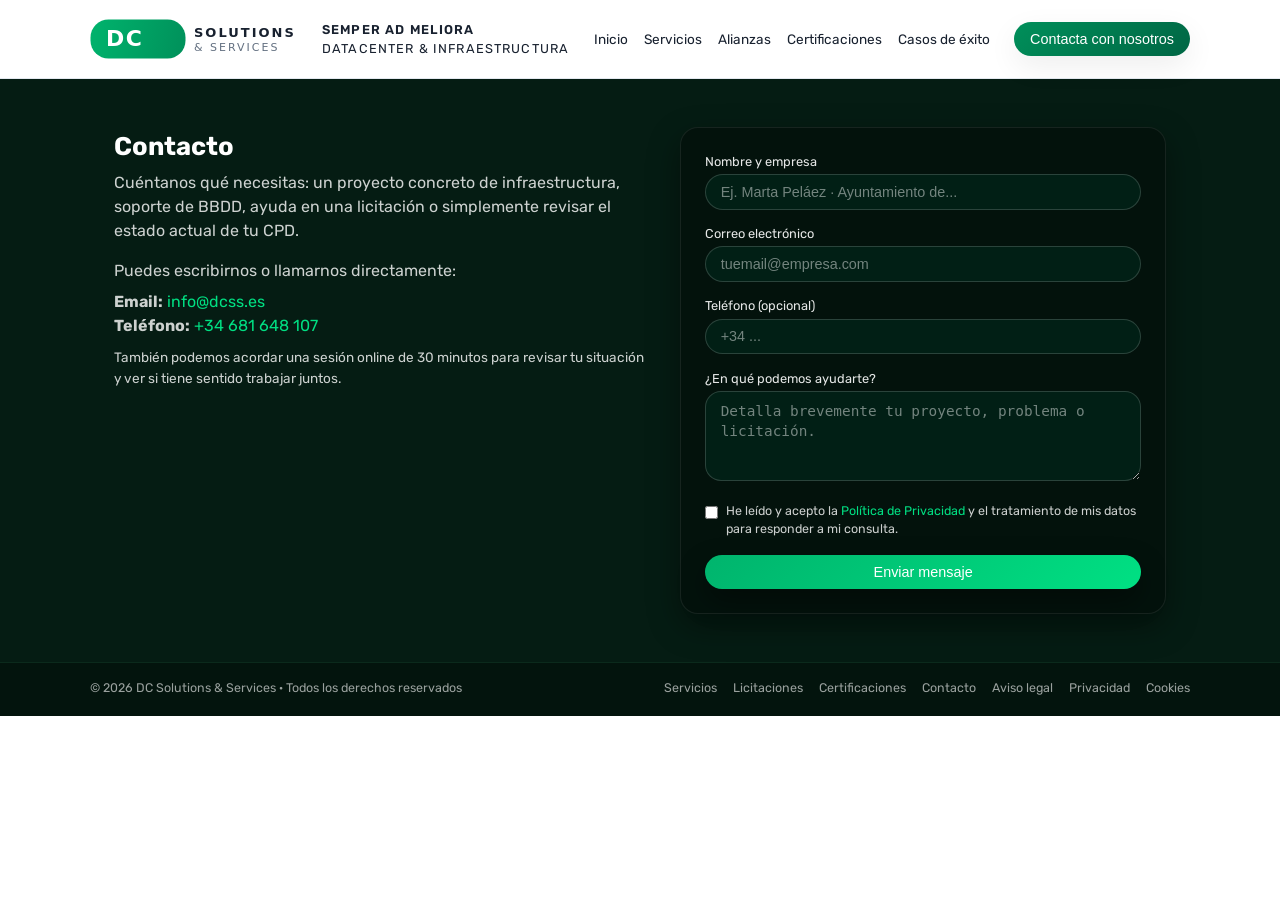
<file: contacto.html>
﻿<!DOCTYPE html>
<html lang="es">
<head>
  <meta charset="UTF-8" />
  <title>Contacto – DC Solutions & Services</title>
  <meta name="viewport" content="width=device-width, initial-scale=1.0" />
  <meta name="theme-color" content="#008f5a" />
  <meta name="description" content="Contacta con DC Solutions & Services para proyectos de datacenter, infraestructura, bases de datos, licitaciones públicas IT o una revisión de tu CPD." />
  <link rel="canonical" href="https://dcss.es/contacto.html" />
  <meta property="og:type" content="website" />
  <meta property="og:site_name" content="DC Solutions &amp; Services" />
  <meta property="og:title" content="Contacto – DC Solutions & Services" />
  <meta property="og:description" content="Contacta con DC Solutions & Services para proyectos de datacenter, infraestructura, bases de datos, licitaciones públicas IT o una revisión de tu CPD." />
  <meta property="og:url" content="https://dcss.es/contacto.html" />
  <meta property="og:image" content="https://dcss.es/img/og-dcss.png" />
  <meta name="twitter:card" content="summary_large_image" />
  <meta name="twitter:image" content="https://dcss.es/img/og-dcss.png" />
  <meta name="twitter:title" content="Contacto – DC Solutions & Services" />
  <meta name="twitter:description" content="Contacta con DC Solutions & Services para proyectos de datacenter, infraestructura, bases de datos, licitaciones públicas IT o una revisión de tu CPD." />
  <link rel="preconnect" href="https://fonts.googleapis.com">
  <link rel="preconnect" href="https://fonts.gstatic.com" crossorigin>
  <link href="https://fonts.googleapis.com/css2?family=Rubik:wght@300;400;500;700&display=swap" rel="stylesheet">
  <link rel="stylesheet" href="styles.css" />
  <link rel="icon" type="image/svg+xml" href="img/favicon.svg">
  <link rel="icon" type="image/png" href="img/favicon.png">
</head>
<body>
  <header>
    <div class="container navbar">
      <div class="logo">
        <img src="img/logo-dcss.svg" alt="DC Solutions &amp; Services" />
        <div class="logo-text">
          <span>Semper Ad Meliora</span>
          <span>Datacenter &amp; Infraestructura</span>
        </div>
      </div>
      <nav>
        <ul>
          <li><a href="index.html">Inicio</a></li>
          <li><a href="servicios.html">Servicios</a></li>
          <li><a href="alianzas.html">Alianzas</a></li>
          <li><a href="certificaciones.html">Certificaciones</a></li>
          <li><a href="casos-exito.html">Casos de éxito</a></li>
        </ul>
      </nav>
      <button class="nav-toggle" aria-label="Abrir menú" aria-expanded="false">
        <span></span><span></span><span></span>
      </button>
      <button class="btn-cta nav-cta" onclick="window.location.href='contacto.html'">
        Contacta con nosotros
      </button>
    </div>
  </header>
  <main>

    <section class="contact">
      <div class="container contact-grid">
        <div>
          <h1 class="section-title">Contacto</h1>
          <p style="margin-bottom:1rem;">
            Cuéntanos qué necesitas: un proyecto concreto de infraestructura, soporte de BBDD,
            ayuda en una licitación o simplemente revisar el estado actual de tu CPD.
          </p>
          <p style="margin-bottom:0.4rem;">
            Puedes escribirnos o llamarnos directamente:
          </p>
          <p style="margin-bottom:0.6rem;">
            <strong>Email:</strong> <a href="mailto:info@dcss.es">info@dcss.es</a><br />
            <strong>Teléfono:</strong> <a href="tel:+34681648107">+34 681 648 107</a>
          </p>
          <p style="font-size:0.85rem;">
            También podemos acordar una sesión online de 30 minutos para revisar tu situación
            y ver si tiene sentido trabajar juntos.
          </p>
        </div>

        <form class="contact-form" id="contact-form" action="https://formspree.io/f/mwvdbqwy" method="POST">
          <div class="field">
            <label for="name">Nombre y empresa</label>
            <input id="name" name="nombre" type="text" placeholder="Ej. Marta Peláez · Ayuntamiento de..." required />
          </div>
          <div class="field">
            <label for="email">Correo electrónico</label>
            <input id="email" name="email" type="email" placeholder="tuemail@empresa.com" required />
          </div>
          <div class="field">
            <label for="telefono">Teléfono (opcional)</label>
            <input id="telefono" name="telefono" type="tel" placeholder="+34 ..." />
          </div>
          <div class="field">
            <label for="message">¿En qué podemos ayudarte?</label>
            <textarea id="message" name="mensaje" placeholder="Detalla brevemente tu proyecto, problema o licitación." required></textarea>
          </div>
          <div class="field-consent">
            <input id="consent" name="consentimiento" type="checkbox" required />
            <label for="consent">
              He leído y acepto la <a href="privacidad.html" target="_blank" rel="noopener">Política de Privacidad</a>
              y el tratamiento de mis datos para responder a mi consulta.
            </label>
          </div>
          <button type="submit" class="btn-cta dark">
            Enviar mensaje
          </button>
          <p id="form-ok" style="display:none; margin-top:0.8rem; color:#1a6640; font-size:0.88rem; font-weight:500;">
            ✓ Mensaje enviado. Te respondemos en menos de 24 h.
          </p>
          <p id="form-err" style="display:none; margin-top:0.8rem; color:#b33; font-size:0.88rem;">
            Ha ocurrido un error. Inténtalo de nuevo o escríbenos a info@dcss.es.
          </p>
        </form>
      </div>
    </section>

  </main>
  <footer>
    <div class="container footer-inner">
      <div>
        © <span id="year"></span> DC Solutions &amp; Services · Todos los derechos reservados
      </div>
      <div class="footer-links">
        <a href="servicios.html">Servicios</a>
        <a href="licitaciones.html">Licitaciones</a>
        <a href="certificaciones.html">Certificaciones</a>
        <a href="contacto.html">Contacto</a>
        <a href="aviso-legal.html">Aviso legal</a>
        <a href="privacidad.html">Privacidad</a>
        <a href="cookies.html">Cookies</a>
      </div>
    </div>
  </footer>
  <script>
    document.getElementById("year").textContent = new Date().getFullYear();

    const form = document.getElementById("contact-form");
    form.addEventListener("submit", async function (e) {
      e.preventDefault();
      const btn = form.querySelector("button[type=submit]");
      const ok  = document.getElementById("form-ok");
      const err = document.getElementById("form-err");
      btn.disabled = true;
      btn.textContent = "Enviando…";
      ok.style.display = "none";
      err.style.display = "none";
      try {
        const res = await fetch(form.action, {
          method: "POST",
          body: new FormData(form),
          headers: { Accept: "application/json" }
        });
        if (res.ok) {
          form.reset();
          ok.style.display = "block";
          btn.textContent = "Enviado";
        } else {
          throw new Error();
        }
      } catch (_) {
        err.style.display = "block";
        btn.disabled = false;
        btn.textContent = "Enviar mensaje";
      }
    });

    const navToggle = document.querySelector(".nav-toggle");
    const navUl = document.querySelector("nav ul");
    if (navToggle && navUl) {
      navToggle.addEventListener("click", () => {
        const open = navUl.classList.toggle("open");
        navToggle.classList.toggle("open", open);
        navToggle.setAttribute("aria-expanded", open);
        navToggle.setAttribute("aria-label", open ? "Cerrar menú" : "Abrir menú");
      });
      document.addEventListener("click", (e) => {
        if (!e.target.closest("header")) {
          navUl.classList.remove("open");
          navToggle.classList.remove("open");
          navToggle.setAttribute("aria-expanded", "false");
        }
      });
    }
  </script>
</body>
</html>
</file>
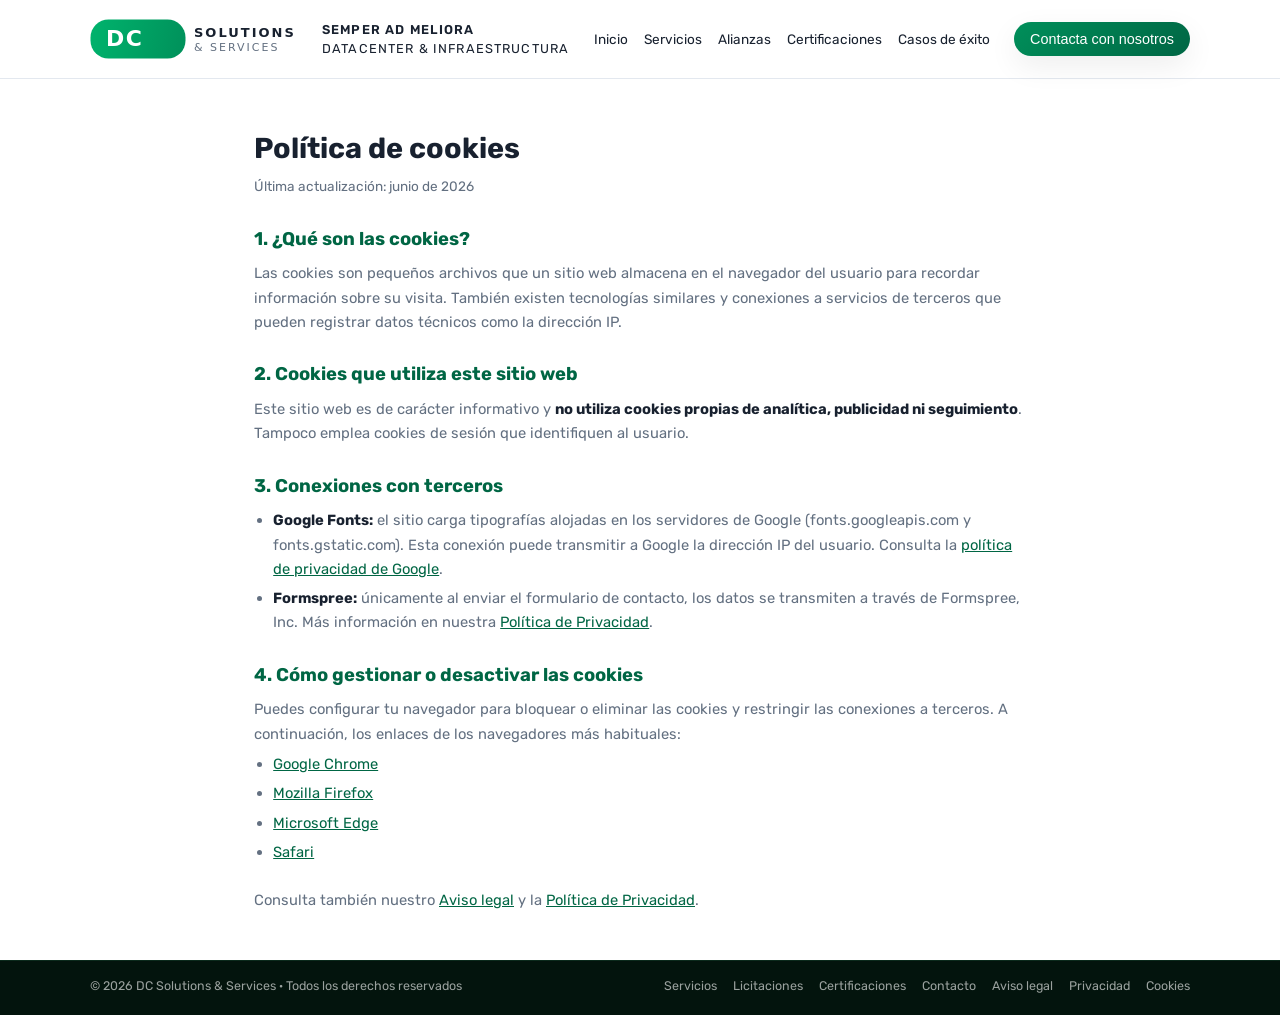
<file: cookies.html>
﻿<!DOCTYPE html>
<html lang="es">
<head>
  <meta charset="UTF-8" />
  <title>Política de cookies – DC Solutions & Services</title>
  <meta name="viewport" content="width=device-width, initial-scale=1.0" />
  <meta name="theme-color" content="#008f5a" />
  <meta name="description" content="Política de cookies de DC Solutions & Services: qué cookies y conexiones a terceros utiliza el sitio web y cómo gestionarlas." />
  <meta name="robots" content="noindex, follow" />
  <link rel="canonical" href="https://dcss.es/cookies.html" />
  <link rel="preconnect" href="https://fonts.googleapis.com">
  <link rel="preconnect" href="https://fonts.gstatic.com" crossorigin>
  <link href="https://fonts.googleapis.com/css2?family=Rubik:wght@300;400;500;700&display=swap" rel="stylesheet">
  <link rel="stylesheet" href="styles.css" />
  <link rel="icon" type="image/svg+xml" href="img/favicon.svg">
  <link rel="icon" type="image/png" href="img/favicon.png">
</head>
<body>
  <header>
    <div class="container navbar">
      <div class="logo">
        <img src="img/logo-dcss.svg" alt="DC Solutions &amp; Services" />
        <div class="logo-text">
          <span>Semper Ad Meliora</span>
          <span>Datacenter &amp; Infraestructura</span>
        </div>
      </div>
      <nav>
        <ul>
          <li><a href="index.html">Inicio</a></li>
          <li><a href="servicios.html">Servicios</a></li>
          <li><a href="alianzas.html">Alianzas</a></li>
          <li><a href="certificaciones.html">Certificaciones</a></li>
          <li><a href="casos-exito.html">Casos de éxito</a></li>
        </ul>
      </nav>
      <button class="nav-toggle" aria-label="Abrir menú" aria-expanded="false">
        <span></span><span></span><span></span>
      </button>
      <button class="btn-cta nav-cta" onclick="window.location.href='contacto.html'">
        Contacta con nosotros
      </button>
    </div>
  </header>

  <main>
    <section>
      <div class="container legal">
        <h1>Política de cookies</h1>
        <p class="legal-updated">Última actualización: junio de 2026</p>

        <h2>1. ¿Qué son las cookies?</h2>
        <p>
          Las cookies son pequeños archivos que un sitio web almacena en el navegador del usuario para recordar
          información sobre su visita. También existen tecnologías similares y conexiones a servicios de terceros
          que pueden registrar datos técnicos como la dirección IP.
        </p>

        <h2>2. Cookies que utiliza este sitio web</h2>
        <p>
          Este sitio web es de carácter informativo y <strong>no utiliza cookies propias de analítica, publicidad
          ni seguimiento</strong>. Tampoco emplea cookies de sesión que identifiquen al usuario.
        </p>

        <h2>3. Conexiones con terceros</h2>
        <ul>
          <li>
            <strong>Google Fonts:</strong> el sitio carga tipografías alojadas en los servidores de Google
            (fonts.googleapis.com y fonts.gstatic.com). Esta conexión puede transmitir a Google la dirección IP
            del usuario. Consulta la <a href="https://policies.google.com/privacy" target="_blank" rel="noopener">política de privacidad de Google</a>.
          </li>
          <li>
            <strong>Formspree:</strong> únicamente al enviar el formulario de contacto, los datos se transmiten a
            través de Formspree, Inc. Más información en nuestra <a href="privacidad.html">Política de Privacidad</a>.
          </li>
        </ul>

        <h2>4. Cómo gestionar o desactivar las cookies</h2>
        <p>
          Puedes configurar tu navegador para bloquear o eliminar las cookies y restringir las conexiones a
          terceros. A continuación, los enlaces de los navegadores más habituales:
        </p>
        <ul>
          <li><a href="https://support.google.com/chrome/answer/95647" target="_blank" rel="noopener">Google Chrome</a></li>
          <li><a href="https://support.mozilla.org/es/kb/cookies-informacion-que-los-sitios-web-guardan" target="_blank" rel="noopener">Mozilla Firefox</a></li>
          <li><a href="https://support.microsoft.com/es-es/microsoft-edge" target="_blank" rel="noopener">Microsoft Edge</a></li>
          <li><a href="https://support.apple.com/es-es/guide/safari/welcome/mac" target="_blank" rel="noopener">Safari</a></li>
        </ul>

        <p style="margin-top:1.5rem;">
          Consulta también nuestro <a href="aviso-legal.html">Aviso legal</a> y la
          <a href="privacidad.html">Política de Privacidad</a>.
        </p>
      </div>
    </section>
  </main>

  <footer>
    <div class="container footer-inner">
      <div>
        © <span id="year"></span> DC Solutions &amp; Services · Todos los derechos reservados
      </div>
      <div class="footer-links">
        <a href="servicios.html">Servicios</a>
        <a href="licitaciones.html">Licitaciones</a>
        <a href="certificaciones.html">Certificaciones</a>
        <a href="contacto.html">Contacto</a>
        <a href="aviso-legal.html">Aviso legal</a>
        <a href="privacidad.html">Privacidad</a>
        <a href="cookies.html">Cookies</a>
      </div>
    </div>
  </footer>
  <script>
    document.getElementById("year").textContent = new Date().getFullYear();

    const navToggle = document.querySelector(".nav-toggle");
    const navUl = document.querySelector("nav ul");
    if (navToggle && navUl) {
      navToggle.addEventListener("click", () => {
        const open = navUl.classList.toggle("open");
        navToggle.classList.toggle("open", open);
        navToggle.setAttribute("aria-expanded", open);
        navToggle.setAttribute("aria-label", open ? "Cerrar menú" : "Abrir menú");
      });
      document.addEventListener("click", (e) => {
        if (!e.target.closest("header")) {
          navUl.classList.remove("open");
          navToggle.classList.remove("open");
          navToggle.setAttribute("aria-expanded", "false");
        }
      });
    }
  </script>
</body>
</html>
</file>
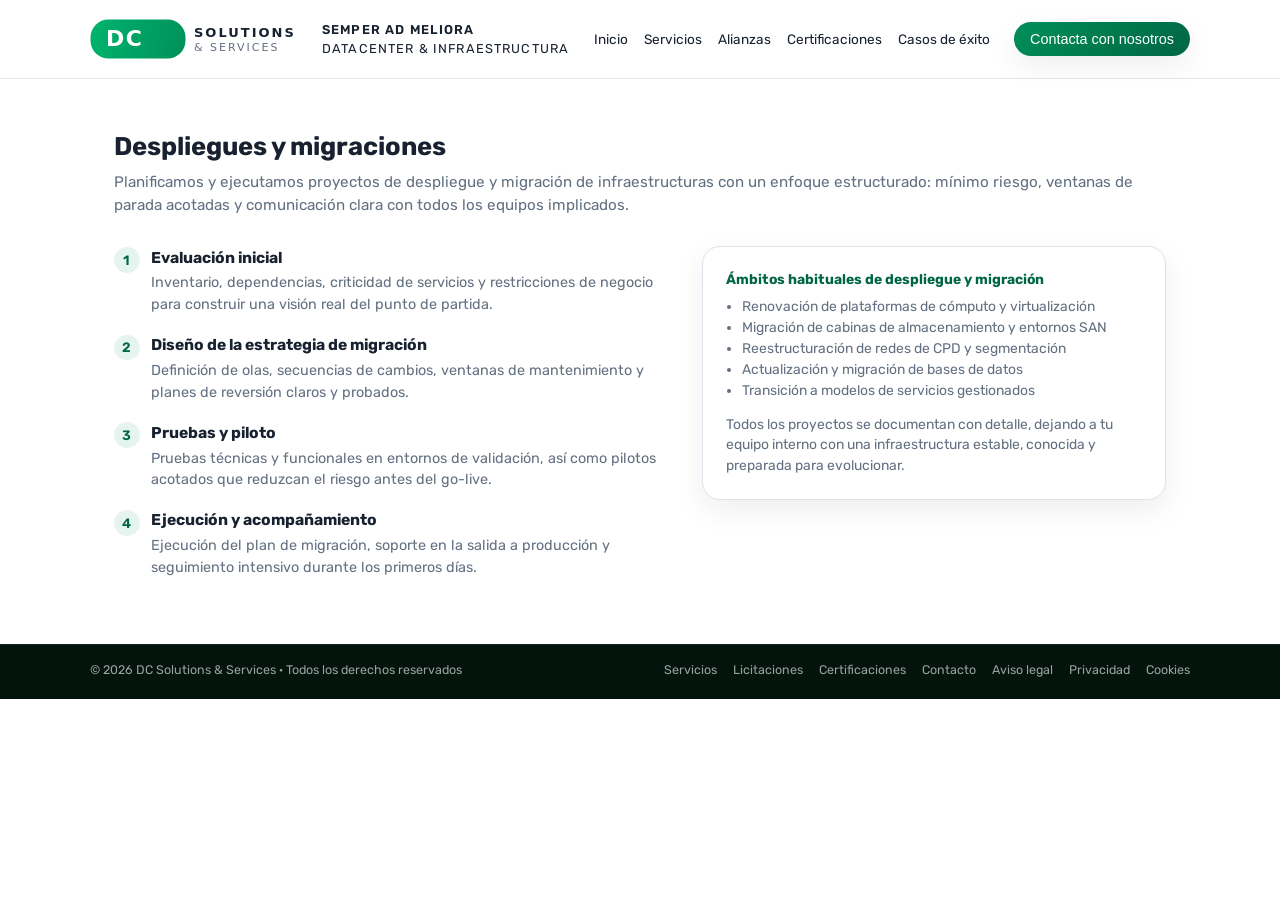
<file: despliegues-migraciones.html>
﻿<!DOCTYPE html>
<html lang="es">
<head>
  <meta charset="UTF-8" />
  <title>Despliegues y migraciones – DC Solutions & Services</title>
  <meta name="viewport" content="width=device-width, initial-scale=1.0" />
  <meta name="theme-color" content="#008f5a" />
  <meta name="description" content="Planificación y ejecución de despliegues y migraciones de CPD, redes, almacenamiento SAN y bases de datos con riesgo controlado y ventanas de parada mínimas." />
  <link rel="canonical" href="https://dcss.es/despliegues-migraciones.html" />
  <meta property="og:type" content="website" />
  <meta property="og:site_name" content="DC Solutions &amp; Services" />
  <meta property="og:title" content="Despliegues y migraciones de infraestructura – DC Solutions & Services" />
  <meta property="og:description" content="Planificación y ejecución de despliegues y migraciones de CPD, redes, almacenamiento SAN y bases de datos con riesgo controlado y ventanas de parada mínimas." />
  <meta property="og:url" content="https://dcss.es/despliegues-migraciones.html" />
  <meta property="og:image" content="https://dcss.es/img/og-dcss.png" />
  <meta name="twitter:card" content="summary_large_image" />
  <meta name="twitter:image" content="https://dcss.es/img/og-dcss.png" />
  <meta name="twitter:title" content="Despliegues y migraciones de infraestructura – DC Solutions & Services" />
  <meta name="twitter:description" content="Planificación y ejecución de despliegues y migraciones de CPD, redes, almacenamiento SAN y bases de datos con riesgo controlado y ventanas de parada mínimas." />
  <link rel="preconnect" href="https://fonts.googleapis.com">
  <link rel="preconnect" href="https://fonts.gstatic.com" crossorigin>
  <link href="https://fonts.googleapis.com/css2?family=Rubik:wght@300;400;500;700&display=swap" rel="stylesheet">
  <link rel="stylesheet" href="styles.css" />
  <link rel="icon" type="image/svg+xml" href="img/favicon.svg">
  <link rel="icon" type="image/png" href="img/favicon.png">
</head>
<body>
  <header>
    <div class="container navbar">
      <div class="logo">
        <img src="img/logo-dcss.svg" alt="DC Solutions &amp; Services" />
        <div class="logo-text">
          <span>Semper Ad Meliora</span>
          <span>Datacenter &amp; Infraestructura</span>
        </div>
      </div>
      <nav>
        <ul>
          <li><a href="index.html">Inicio</a></li>
          <li><a href="servicios.html">Servicios</a></li>
          <li><a href="alianzas.html">Alianzas</a></li>
          <li><a href="certificaciones.html">Certificaciones</a></li>
          <li><a href="casos-exito.html">Casos de éxito</a></li>
        </ul>
      </nav>
      <button class="nav-toggle" aria-label="Abrir menú" aria-expanded="false">
        <span></span><span></span><span></span>
      </button>
      <button class="btn-cta nav-cta" onclick="window.location.href='contacto.html'">
        Contacta con nosotros
      </button>
    </div>
  </header>
  <main>

    <section>
      <div class="container">
        <h1 class="section-title">Despliegues y migraciones</h1>
        <p class="section-subtitle">
          Planificamos y ejecutamos proyectos de despliegue y migración de infraestructuras con
          un enfoque estructurado: mínimo riesgo, ventanas de parada acotadas y comunicación clara
          con todos los equipos implicados.
        </p>

        <div class="steps">
          <div>
            <ul class="steps-list">
              <li>
                <h3>Evaluación inicial</h3>
                <p>
                  Inventario, dependencias, criticidad de servicios y restricciones de negocio para
                  construir una visión real del punto de partida.
                </p>
              </li>
              <li>
                <h3>Diseño de la estrategia de migración</h3>
                <p>
                  Definición de olas, secuencias de cambios, ventanas de mantenimiento y planes de
                  reversión claros y probados.
                </p>
              </li>
              <li>
                <h3>Pruebas y piloto</h3>
                <p>
                  Pruebas técnicas y funcionales en entornos de validación, así como pilotos acotados
                  que reduzcan el riesgo antes del go-live.
                </p>
              </li>
              <li>
                <h3>Ejecución y acompañamiento</h3>
                <p>
                  Ejecución del plan de migración, soporte en la salida a producción y seguimiento
                  intensivo durante los primeros días.
                </p>
              </li>
            </ul>
          </div>

          <div class="steps-card">
            <strong style="display:block;margin-bottom:0.4rem;color:var(--green-dark);">
              Ámbitos habituales de despliegue y migración
            </strong>
            <ul style="margin-left:1rem;">
              <li>Renovación de plataformas de cómputo y virtualización</li>
              <li>Migración de cabinas de almacenamiento y entornos SAN</li>
              <li>Reestructuración de redes de CPD y segmentación</li>
              <li>Actualización y migración de bases de datos</li>
              <li>Transición a modelos de servicios gestionados</li>
            </ul>
            <p style="margin-top:0.8rem;">
              Todos los proyectos se documentan con detalle, dejando a tu equipo interno con una
              infraestructura estable, conocida y preparada para evolucionar.
            </p>
          </div>
        </div>
      </div>
    </section>

  </main>
  <footer>
    <div class="container footer-inner">
      <div>
        © <span id="year"></span> DC Solutions &amp; Services · Todos los derechos reservados
      </div>
      <div class="footer-links">
        <a href="servicios.html">Servicios</a>
        <a href="licitaciones.html">Licitaciones</a>
        <a href="certificaciones.html">Certificaciones</a>
        <a href="contacto.html">Contacto</a>
        <a href="aviso-legal.html">Aviso legal</a>
        <a href="privacidad.html">Privacidad</a>
        <a href="cookies.html">Cookies</a>
      </div>
    </div>
  </footer>
  <script>
    document.getElementById("year").textContent = new Date().getFullYear();

    const navToggle = document.querySelector(".nav-toggle");
    const navUl = document.querySelector("nav ul");
    if (navToggle && navUl) {
      navToggle.addEventListener("click", () => {
        const open = navUl.classList.toggle("open");
        navToggle.classList.toggle("open", open);
        navToggle.setAttribute("aria-expanded", open);
        navToggle.setAttribute("aria-label", open ? "Cerrar menú" : "Abrir menú");
      });
      document.addEventListener("click", (e) => {
        if (!e.target.closest("header")) {
          navUl.classList.remove("open");
          navToggle.classList.remove("open");
          navToggle.setAttribute("aria-expanded", "false");
        }
      });
    }
  </script>
</body>
</html>
</file>
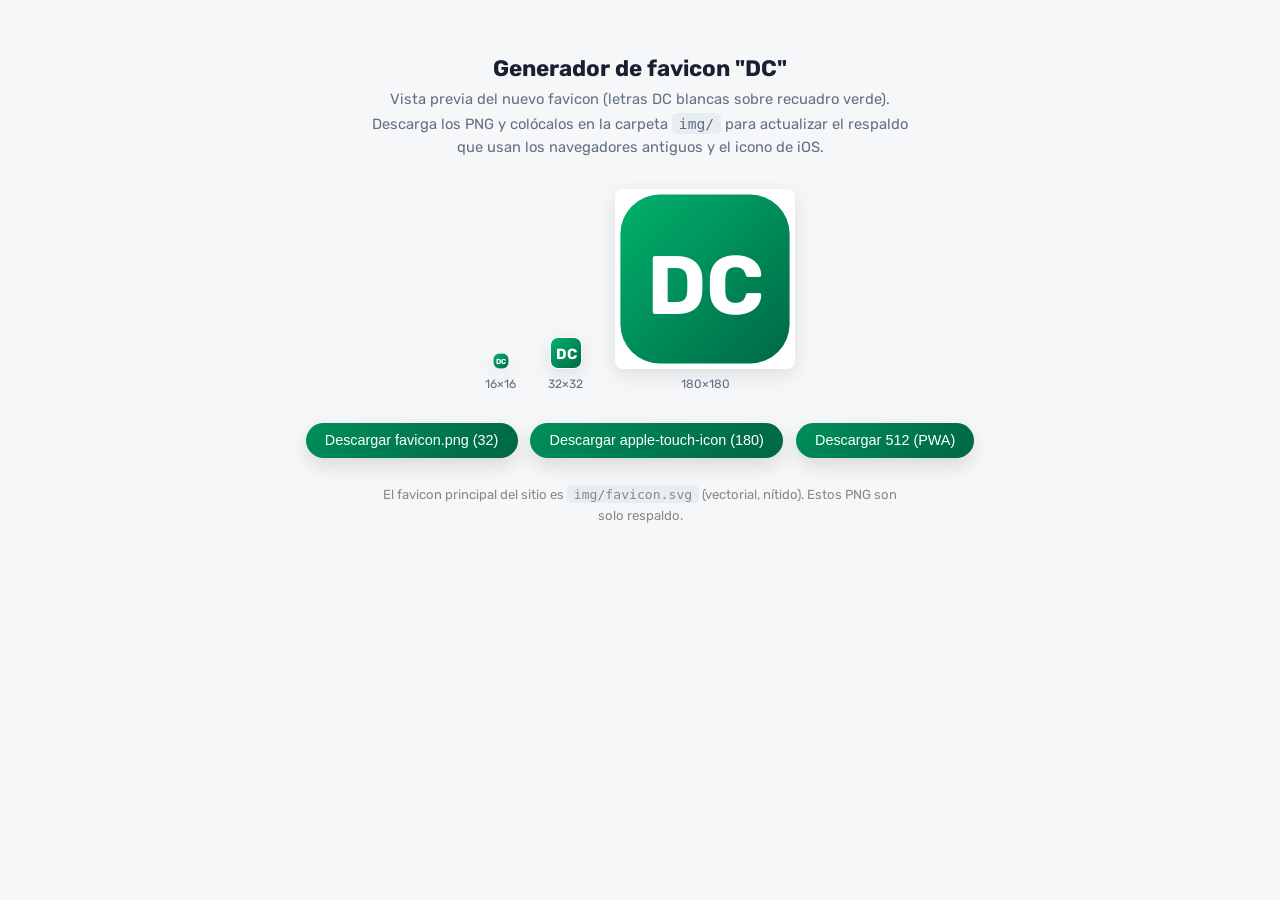
<file: generate-favicon.html>
<!DOCTYPE html>
<html lang="es">
<head>
  <meta charset="UTF-8" />
  <title>Generador de favicon DC – DCSS</title>
  <meta name="viewport" content="width=device-width, initial-scale=1.0" />
  <link rel="preconnect" href="https://fonts.googleapis.com">
  <link rel="preconnect" href="https://fonts.gstatic.com" crossorigin>
  <link href="https://fonts.googleapis.com/css2?family=Rubik:wght@400;700;800&display=swap" rel="stylesheet">
  <style>
    body {
      font-family: "Rubik", system-ui, sans-serif;
      background: #f5f7f9;
      color: #18212f;
      margin: 0;
      padding: 2.5rem 1.5rem;
      text-align: center;
    }
    h1 { font-size: 1.4rem; margin-bottom: 0.4rem; }
    p { color: #637081; font-size: 0.92rem; max-width: 540px; margin: 0 auto 1.8rem; line-height: 1.6; }
    .previews {
      display: flex;
      gap: 2rem;
      justify-content: center;
      align-items: flex-end;
      flex-wrap: wrap;
      margin-bottom: 2rem;
    }
    .preview { display: flex; flex-direction: column; align-items: center; gap: 0.5rem; }
    .preview span { font-size: 0.75rem; color: #637081; }
    canvas { image-rendering: auto; box-shadow: 0 6px 20px rgba(0,0,0,0.1); border-radius: 8px; background: #fff; }
    .buttons { display: flex; gap: 0.8rem; justify-content: center; flex-wrap: wrap; }
    button {
      padding: 0.6rem 1.2rem;
      border-radius: 999px;
      border: none;
      background: linear-gradient(135deg, #008f5a, #006644);
      color: #fff;
      font-size: 0.9rem;
      font-weight: 500;
      cursor: pointer;
      box-shadow: 0 8px 20px rgba(0,0,0,0.12);
    }
    button:hover { transform: translateY(-1px); }
    .hint { margin-top: 1.6rem; font-size: 0.82rem; color: #888; }
    code { background: #e8edf1; padding: 0.1rem 0.4rem; border-radius: 5px; }
  </style>
</head>
<body>
  <h1>Generador de favicon "DC"</h1>
  <p>
    Vista previa del nuevo favicon (letras DC blancas sobre recuadro verde). Descarga los PNG y colócalos en la
    carpeta <code>img/</code> para actualizar el respaldo que usan los navegadores antiguos y el icono de iOS.
  </p>

  <div class="previews">
    <div class="preview"><canvas id="c16" width="16" height="16"></canvas><span>16×16</span></div>
    <div class="preview"><canvas id="c32" width="32" height="32"></canvas><span>32×32</span></div>
    <div class="preview"><canvas id="c180" width="180" height="180"></canvas><span>180×180</span></div>
  </div>

  <div class="buttons">
    <button onclick="dl(32,'favicon.png')">Descargar favicon.png (32)</button>
    <button onclick="dl(180,'apple-touch-icon.png')">Descargar apple-touch-icon (180)</button>
    <button onclick="dl(512,'favicon-512.png')">Descargar 512 (PWA)</button>
  </div>

  <p class="hint">
    El favicon principal del sitio es <code>img/favicon.svg</code> (vectorial, nítido). Estos PNG son solo respaldo.
  </p>

  <script>
    function roundRect(ctx, x, y, w, h, r) {
      ctx.beginPath();
      ctx.moveTo(x + r, y);
      ctx.arcTo(x + w, y, x + w, y + h, r);
      ctx.arcTo(x + w, y + h, x, y + h, r);
      ctx.arcTo(x, y + h, x, y, r);
      ctx.arcTo(x, y, x + w, y, r);
      ctx.closePath();
    }

    function draw(canvas, size) {
      const ctx = canvas.getContext('2d');
      ctx.clearRect(0, 0, size, size);
      const g = ctx.createLinearGradient(0, 0, size, size);
      g.addColorStop(0, '#00B46D');
      g.addColorStop(1, '#006644');
      ctx.fillStyle = g;
      const m = size * 0.03;
      const r = size * 0.22;
      roundRect(ctx, m, m, size - 2 * m, size - 2 * m, r);
      ctx.fill();
      ctx.fillStyle = '#ffffff';
      ctx.textAlign = 'center';
      ctx.textBaseline = 'middle';
      ctx.font = '700 ' + (size * 0.46) + "px 'Rubik', system-ui, sans-serif";
      ctx.fillText('DC', size / 2, size * 0.56);
    }

    function renderAll() {
      draw(document.getElementById('c16'), 16);
      draw(document.getElementById('c32'), 32);
      draw(document.getElementById('c180'), 180);
    }

    function dl(size, filename) {
      const canvas = document.createElement('canvas');
      canvas.width = size;
      canvas.height = size;
      draw(canvas, size);
      const a = document.createElement('a');
      a.href = canvas.toDataURL('image/png');
      a.download = filename;
      a.click();
    }

    if (document.fonts && document.fonts.ready) {
      document.fonts.load("700 40px Rubik").then(renderAll);
      document.fonts.ready.then(renderAll);
    }
    renderAll();
  </script>
</body>
</html>
</file>
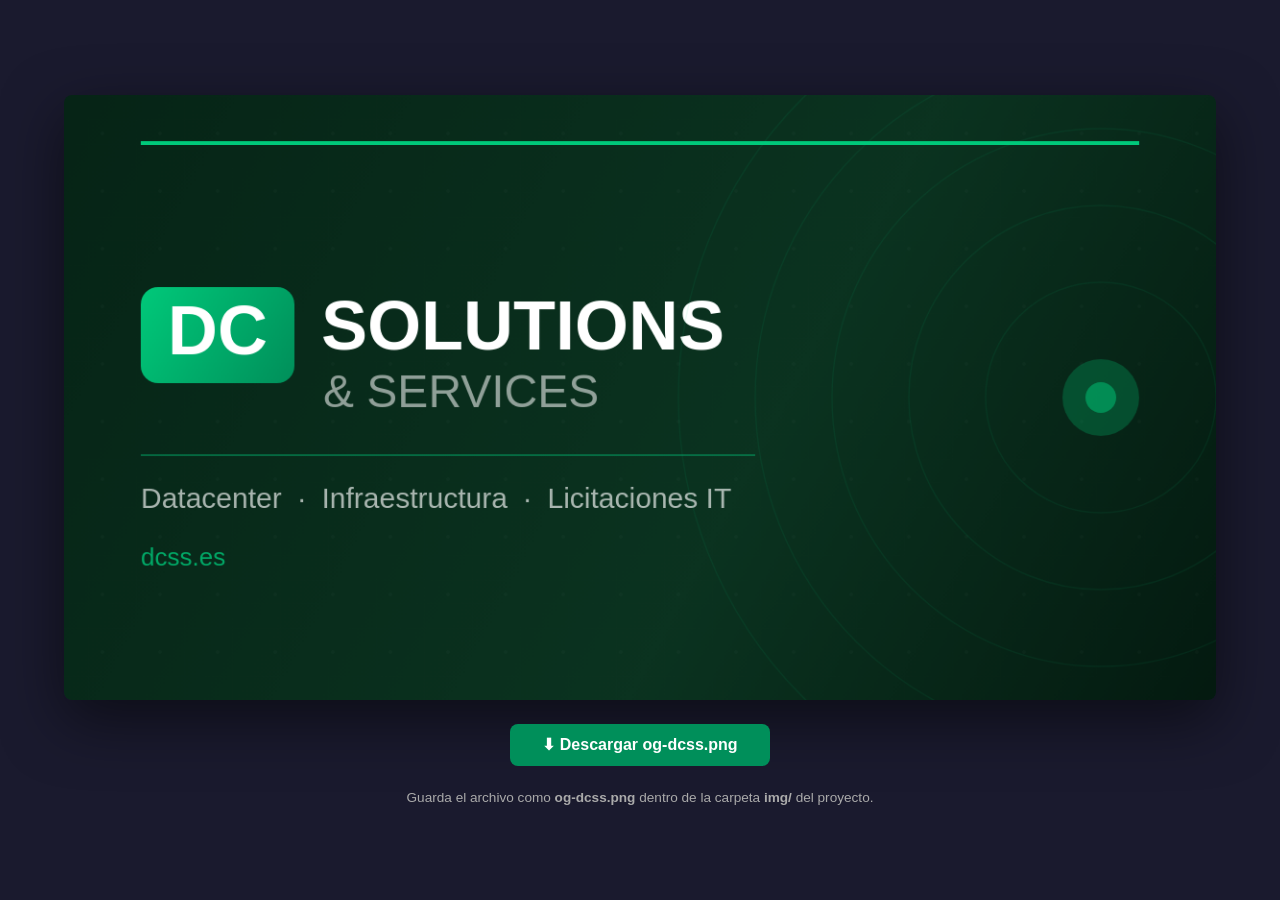
<file: generate-og.html>
<!DOCTYPE html>
<html lang="es">
<head>
  <meta charset="UTF-8" />
  <title>Generador OG Image – DCSS</title>
  <style>
    body { margin: 0; background: #1a1a2e; display: flex; flex-direction: column; align-items: center; justify-content: center; min-height: 100vh; font-family: sans-serif; gap: 1.5rem; }
    canvas { border-radius: 8px; box-shadow: 0 20px 60px rgba(0,0,0,0.5); max-width: 90vw; }
    button { padding: 0.7rem 2rem; background: #008f5a; color: white; border: none; border-radius: 8px; font-size: 1rem; cursor: pointer; font-weight: 600; }
    button:hover { background: #00a86b; }
    p { color: #aaa; font-size: 0.85rem; margin: 0; }
  </style>
</head>
<body>
  <canvas id="og" width="1200" height="630"></canvas>
  <button onclick="download()">⬇ Descargar og-dcss.png</button>
  <p>Guarda el archivo como <strong>og-dcss.png</strong> dentro de la carpeta <strong>img/</strong> del proyecto.</p>

  <script>
    const canvas = document.getElementById('og');
    const ctx = canvas.getContext('2d');
    const W = 1200, H = 630;

    // --- Fondo degradado verde oscuro ---
    const bg = ctx.createLinearGradient(0, 0, W, H);
    bg.addColorStop(0,   '#062416');
    bg.addColorStop(0.6, '#0b3320');
    bg.addColorStop(1,   '#041a10');
    ctx.fillStyle = bg;
    ctx.fillRect(0, 0, W, H);

    // --- Patrón de puntos sutil ---
    ctx.fillStyle = 'rgba(255,255,255,0.025)';
    for (let x = 40; x < W; x += 60) {
      for (let y = 40; y < H; y += 60) {
        ctx.beginPath();
        ctx.arc(x, y, 2, 0, Math.PI * 2);
        ctx.fill();
      }
    }

    // --- Línea decorativa superior ---
    ctx.strokeStyle = '#00c97a';
    ctx.lineWidth = 4;
    ctx.beginPath();
    ctx.moveTo(80, 50);
    ctx.lineTo(W - 80, 50);
    ctx.stroke();

    // --- Badge "DC" ---
    const bx = 80, by = 200, bw = 160, bh = 100, br = 18;
    // Fondo badge verde vibrante
    const badgeGrad = ctx.createLinearGradient(bx, by, bx + bw, by + bh);
    badgeGrad.addColorStop(0, '#00c97a');
    badgeGrad.addColorStop(1, '#008f5a');
    ctx.fillStyle = badgeGrad;
    ctx.beginPath();
    ctx.roundRect(bx, by, bw, bh, br);
    ctx.fill();

    // Texto "DC"
    ctx.fillStyle = '#ffffff';
    ctx.font = 'bold 72px Arial, sans-serif';
    ctx.textAlign = 'center';
    ctx.textBaseline = 'middle';
    ctx.fillText('DC', bx + bw / 2, by + bh / 2);

    // --- SOLUTIONS ---
    ctx.fillStyle = '#ffffff';
    ctx.font = 'bold 72px Arial, sans-serif';
    ctx.textAlign = 'left';
    ctx.textBaseline = 'alphabetic';
    ctx.fillText('SOLUTIONS', 268, 265);

    // --- & SERVICES ---
    ctx.fillStyle = 'rgba(255,255,255,0.55)';
    ctx.font = '400 48px Arial, sans-serif';
    ctx.fillText('& SERVICES', 270, 325);

    // --- Separador ---
    ctx.strokeStyle = 'rgba(0,201,122,0.4)';
    ctx.lineWidth = 2;
    ctx.beginPath();
    ctx.moveTo(80, 375);
    ctx.lineTo(720, 375);
    ctx.stroke();

    // --- Tagline ---
    ctx.fillStyle = 'rgba(255,255,255,0.65)';
    ctx.font = '300 30px Arial, sans-serif';
    ctx.textAlign = 'left';
    ctx.fillText('Datacenter  ·  Infraestructura  ·  Licitaciones IT', 80, 430);

    // --- URL ---
    ctx.fillStyle = 'rgba(0,201,122,0.8)';
    ctx.font = '500 26px Arial, sans-serif';
    ctx.fillText('dcss.es', 80, 490);

    // --- Decoración derecha: círculos concéntricos ---
    ctx.strokeStyle = 'rgba(0,201,122,0.08)';
    ctx.lineWidth = 1.5;
    [120, 200, 280, 360, 440].forEach(r => {
      ctx.beginPath();
      ctx.arc(1080, 315, r, 0, Math.PI * 2);
      ctx.stroke();
    });

    // Punto central decorativo
    ctx.fillStyle = 'rgba(0,201,122,0.25)';
    ctx.beginPath();
    ctx.arc(1080, 315, 40, 0, Math.PI * 2);
    ctx.fill();
    ctx.fillStyle = 'rgba(0,201,122,0.5)';
    ctx.beginPath();
    ctx.arc(1080, 315, 16, 0, Math.PI * 2);
    ctx.fill();

    function download() {
      const a = document.createElement('a');
      a.download = 'og-dcss.png';
      a.href = canvas.toDataURL('image/png');
      a.click();
    }
  </script>
</body>
</html>
</file>
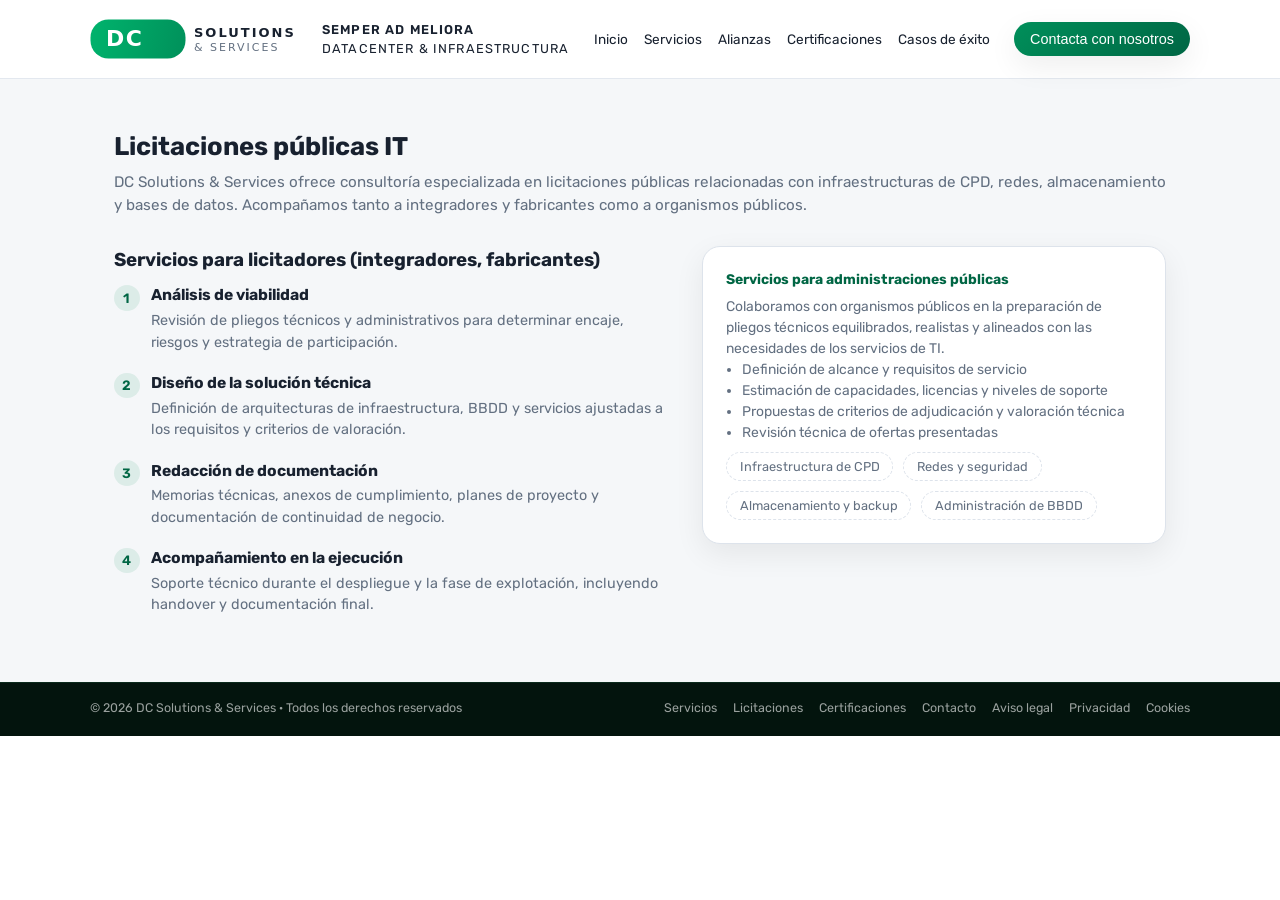
<file: licitaciones.html>
﻿<!DOCTYPE html>
<html lang="es">
<head>
  <meta charset="UTF-8" />
  <title>Licitaciones públicas IT – DC Solutions & Services</title>
  <meta name="viewport" content="width=device-width, initial-scale=1.0" />
  <meta name="theme-color" content="#008f5a" />
  <meta name="description" content="Consultoría especializada en licitaciones públicas IT: análisis de pliegos, diseño de soluciones técnicas, redacción de memorias y acompañamiento en la ejecución." />
  <link rel="canonical" href="https://dcss.es/licitaciones.html" />
  <meta property="og:type" content="website" />
  <meta property="og:site_name" content="DC Solutions &amp; Services" />
  <meta property="og:title" content="Consultoría en licitaciones públicas IT – DC Solutions & Services" />
  <meta property="og:description" content="Consultoría especializada en licitaciones públicas IT: análisis de pliegos, diseño de soluciones técnicas, redacción de memorias y acompañamiento en la ejecución." />
  <meta property="og:url" content="https://dcss.es/licitaciones.html" />
  <meta property="og:image" content="https://dcss.es/img/og-dcss.png" />
  <meta name="twitter:card" content="summary_large_image" />
  <meta name="twitter:image" content="https://dcss.es/img/og-dcss.png" />
  <meta name="twitter:title" content="Consultoría en licitaciones públicas IT – DC Solutions & Services" />
  <meta name="twitter:description" content="Consultoría especializada en licitaciones públicas IT: análisis de pliegos, diseño de soluciones técnicas, redacción de memorias y acompañamiento en la ejecución." />
  <link rel="preconnect" href="https://fonts.googleapis.com">
  <link rel="preconnect" href="https://fonts.gstatic.com" crossorigin>
  <link href="https://fonts.googleapis.com/css2?family=Rubik:wght@300;400;500;700&display=swap" rel="stylesheet">
  <link rel="stylesheet" href="styles.css" />
  <link rel="icon" type="image/svg+xml" href="img/favicon.svg">
  <link rel="icon" type="image/png" href="img/favicon.png">
</head>
<body>
  <header>
    <div class="container navbar">
      <div class="logo">
        <img src="img/logo-dcss.svg" alt="DC Solutions &amp; Services" />
        <div class="logo-text">
          <span>Semper Ad Meliora</span>
          <span>Datacenter &amp; Infraestructura</span>
        </div>
      </div>
      <nav>
        <ul>
          <li><a href="index.html">Inicio</a></li>
          <li><a href="servicios.html">Servicios</a></li>
          <li><a href="alianzas.html">Alianzas</a></li>
          <li><a href="certificaciones.html">Certificaciones</a></li>
          <li><a href="casos-exito.html">Casos de éxito</a></li>
        </ul>
      </nav>
      <button class="nav-toggle" aria-label="Abrir menú" aria-expanded="false">
        <span></span><span></span><span></span>
      </button>
      <button class="btn-cta nav-cta" onclick="window.location.href='contacto.html'">
        Contacta con nosotros
      </button>
    </div>
  </header>
  <main>

    <section class="licitaciones-bg">
      <div class="container">
        <h1 class="section-title">Licitaciones públicas IT</h1>
        <p class="section-subtitle">
          DC Solutions &amp; Services ofrece consultoría especializada en licitaciones públicas
          relacionadas con infraestructuras de CPD, redes, almacenamiento y bases de datos.
          Acompañamos tanto a integradores y fabricantes como a organismos públicos.
        </p>

        <div class="steps">
          <div>
            <h3 style="margin-bottom:0.6rem;">Servicios para licitadores (integradores, fabricantes)</h3>
            <ul class="steps-list">
              <li>
                <h3>Análisis de viabilidad</h3>
                <p>Revisión de pliegos técnicos y administrativos para determinar encaje, riesgos y
                  estrategia de participación.</p>
              </li>
              <li>
                <h3>Diseño de la solución técnica</h3>
                <p>Definición de arquitecturas de infraestructura, BBDD y servicios ajustadas a los
                  requisitos y criterios de valoración.</p>
              </li>
              <li>
                <h3>Redacción de documentación</h3>
                <p>Memorias técnicas, anexos de cumplimiento, planes de proyecto y documentación
                  de continuidad de negocio.</p>
              </li>
              <li>
                <h3>Acompañamiento en la ejecución</h3>
                <p>Soporte técnico durante el despliegue y la fase de explotación, incluyendo
                  handover y documentación final.</p>
              </li>
            </ul>
          </div>

          <div class="steps-card">
            <strong style="display:block;margin-bottom:0.4rem;color:var(--green-dark);">
              Servicios para administraciones públicas
            </strong>
            <p>
              Colaboramos con organismos públicos en la preparación de pliegos técnicos equilibrados,
              realistas y alineados con las necesidades de los servicios de TI.
            </p>
            <ul style="margin-left:1rem;">
              <li>Definición de alcance y requisitos de servicio</li>
              <li>Estimación de capacidades, licencias y niveles de soporte</li>
              <li>Propuestas de criterios de adjudicación y valoración técnica</li>
              <li>Revisión técnica de ofertas presentadas</li>
            </ul>

            <div class="pill-row">
              <span class="pill">Infraestructura de CPD</span>
              <span class="pill">Redes y seguridad</span>
              <span class="pill">Almacenamiento y backup</span>
              <span class="pill">Administración de BBDD</span>
            </div>
          </div>
        </div>
      </div>
    </section>

  </main>
  <footer>
    <div class="container footer-inner">
      <div>
        © <span id="year"></span> DC Solutions &amp; Services · Todos los derechos reservados
      </div>
      <div class="footer-links">
        <a href="servicios.html">Servicios</a>
        <a href="licitaciones.html">Licitaciones</a>
        <a href="certificaciones.html">Certificaciones</a>
        <a href="contacto.html">Contacto</a>
        <a href="aviso-legal.html">Aviso legal</a>
        <a href="privacidad.html">Privacidad</a>
        <a href="cookies.html">Cookies</a>
      </div>
    </div>
  </footer>
  <script>
    document.getElementById("year").textContent = new Date().getFullYear();

    const navToggle = document.querySelector(".nav-toggle");
    const navUl = document.querySelector("nav ul");
    if (navToggle && navUl) {
      navToggle.addEventListener("click", () => {
        const open = navUl.classList.toggle("open");
        navToggle.classList.toggle("open", open);
        navToggle.setAttribute("aria-expanded", open);
        navToggle.setAttribute("aria-label", open ? "Cerrar menú" : "Abrir menú");
      });
      document.addEventListener("click", (e) => {
        if (!e.target.closest("header")) {
          navUl.classList.remove("open");
          navToggle.classList.remove("open");
          navToggle.setAttribute("aria-expanded", "false");
        }
      });
    }
  </script>
</body>
</html>
</file>
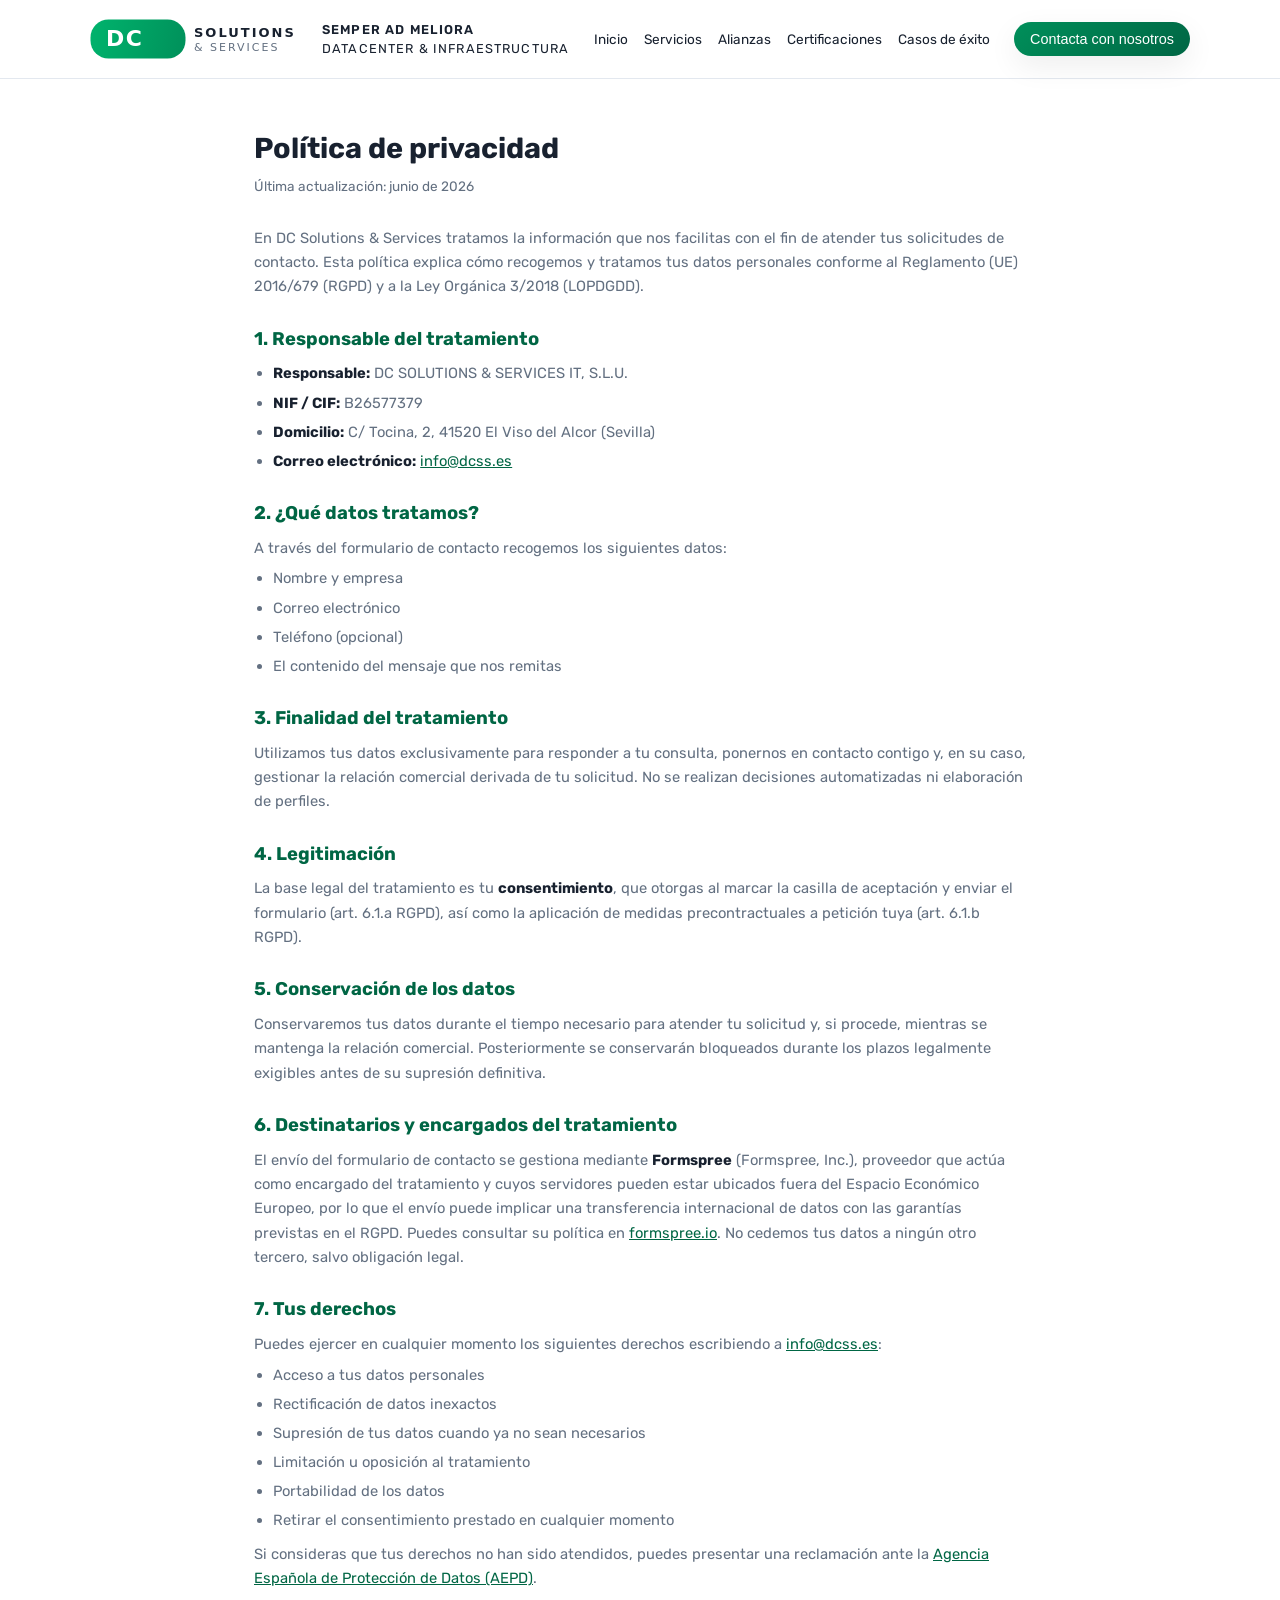
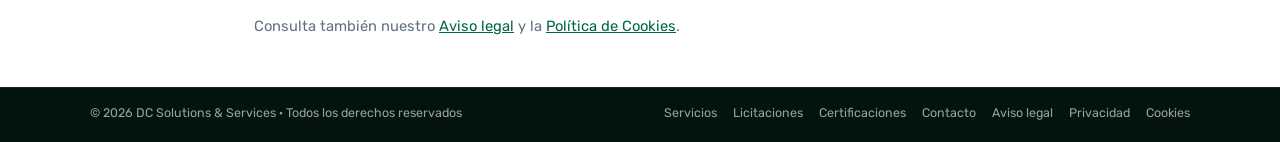
<file: privacidad.html>
﻿<!DOCTYPE html>
<html lang="es">
<head>
  <meta charset="UTF-8" />
  <title>Política de privacidad – DC Solutions & Services</title>
  <meta name="viewport" content="width=device-width, initial-scale=1.0" />
  <meta name="theme-color" content="#008f5a" />
  <meta name="description" content="Política de privacidad de DC Solutions & Services: responsable, finalidad, legitimación, destinatarios y derechos sobre tus datos personales conforme al RGPD." />
  <meta name="robots" content="noindex, follow" />
  <link rel="canonical" href="https://dcss.es/privacidad.html" />
  <link rel="preconnect" href="https://fonts.googleapis.com">
  <link rel="preconnect" href="https://fonts.gstatic.com" crossorigin>
  <link href="https://fonts.googleapis.com/css2?family=Rubik:wght@300;400;500;700&display=swap" rel="stylesheet">
  <link rel="stylesheet" href="styles.css" />
  <link rel="icon" type="image/svg+xml" href="img/favicon.svg">
  <link rel="icon" type="image/png" href="img/favicon.png">
</head>
<body>
  <header>
    <div class="container navbar">
      <div class="logo">
        <img src="img/logo-dcss.svg" alt="DC Solutions &amp; Services" />
        <div class="logo-text">
          <span>Semper Ad Meliora</span>
          <span>Datacenter &amp; Infraestructura</span>
        </div>
      </div>
      <nav>
        <ul>
          <li><a href="index.html">Inicio</a></li>
          <li><a href="servicios.html">Servicios</a></li>
          <li><a href="alianzas.html">Alianzas</a></li>
          <li><a href="certificaciones.html">Certificaciones</a></li>
          <li><a href="casos-exito.html">Casos de éxito</a></li>
        </ul>
      </nav>
      <button class="nav-toggle" aria-label="Abrir menú" aria-expanded="false">
        <span></span><span></span><span></span>
      </button>
      <button class="btn-cta nav-cta" onclick="window.location.href='contacto.html'">
        Contacta con nosotros
      </button>
    </div>
  </header>

  <main>
    <section>
      <div class="container legal">
        <h1>Política de privacidad</h1>
        <p class="legal-updated">Última actualización: junio de 2026</p>

        <p>
          En DC Solutions &amp; Services tratamos la información que nos facilitas con el fin de atender tus
          solicitudes de contacto. Esta política explica cómo recogemos y tratamos tus datos personales conforme
          al Reglamento (UE) 2016/679 (RGPD) y a la Ley Orgánica 3/2018 (LOPDGDD).
        </p>

        <h2>1. Responsable del tratamiento</h2>
        <ul>
          <li><strong>Responsable:</strong> DC SOLUTIONS &amp; SERVICES IT, S.L.U.</li>
          <li><strong>NIF / CIF:</strong> B26577379</li>
          <li><strong>Domicilio:</strong> C/ Tocina, 2, 41520 El Viso del Alcor (Sevilla)</li>
          <li><strong>Correo electrónico:</strong> <a href="mailto:info@dcss.es">info@dcss.es</a></li>
        </ul>

        <h2>2. ¿Qué datos tratamos?</h2>
        <p>A través del formulario de contacto recogemos los siguientes datos:</p>
        <ul>
          <li>Nombre y empresa</li>
          <li>Correo electrónico</li>
          <li>Teléfono (opcional)</li>
          <li>El contenido del mensaje que nos remitas</li>
        </ul>

        <h2>3. Finalidad del tratamiento</h2>
        <p>
          Utilizamos tus datos exclusivamente para responder a tu consulta, ponernos en contacto contigo y, en su
          caso, gestionar la relación comercial derivada de tu solicitud. No se realizan decisiones automatizadas
          ni elaboración de perfiles.
        </p>

        <h2>4. Legitimación</h2>
        <p>
          La base legal del tratamiento es tu <strong>consentimiento</strong>, que otorgas al marcar la casilla de
          aceptación y enviar el formulario (art. 6.1.a RGPD), así como la aplicación de medidas precontractuales
          a petición tuya (art. 6.1.b RGPD).
        </p>

        <h2>5. Conservación de los datos</h2>
        <p>
          Conservaremos tus datos durante el tiempo necesario para atender tu solicitud y, si procede, mientras se
          mantenga la relación comercial. Posteriormente se conservarán bloqueados durante los plazos legalmente
          exigibles antes de su supresión definitiva.
        </p>

        <h2>6. Destinatarios y encargados del tratamiento</h2>
        <p>
          El envío del formulario de contacto se gestiona mediante <strong>Formspree</strong> (Formspree, Inc.),
          proveedor que actúa como encargado del tratamiento y cuyos servidores pueden estar ubicados fuera del
          Espacio Económico Europeo, por lo que el envío puede implicar una transferencia internacional de datos
          con las garantías previstas en el RGPD. Puedes consultar su política en
          <a href="https://formspree.io/legal/privacy-policy/" target="_blank" rel="noopener">formspree.io</a>.
          No cedemos tus datos a ningún otro tercero, salvo obligación legal.
        </p>

        <h2>7. Tus derechos</h2>
        <p>Puedes ejercer en cualquier momento los siguientes derechos escribiendo a <a href="mailto:info@dcss.es">info@dcss.es</a>:</p>
        <ul>
          <li>Acceso a tus datos personales</li>
          <li>Rectificación de datos inexactos</li>
          <li>Supresión de tus datos cuando ya no sean necesarios</li>
          <li>Limitación u oposición al tratamiento</li>
          <li>Portabilidad de los datos</li>
          <li>Retirar el consentimiento prestado en cualquier momento</li>
        </ul>
        <p>
          Si consideras que tus derechos no han sido atendidos, puedes presentar una reclamación ante la
          <a href="https://www.aepd.es" target="_blank" rel="noopener">Agencia Española de Protección de Datos (AEPD)</a>.
        </p>

        <p style="margin-top:1.5rem;">
          Consulta también nuestro <a href="aviso-legal.html">Aviso legal</a> y la
          <a href="cookies.html">Política de Cookies</a>.
        </p>
      </div>
    </section>
  </main>

  <footer>
    <div class="container footer-inner">
      <div>
        © <span id="year"></span> DC Solutions &amp; Services · Todos los derechos reservados
      </div>
      <div class="footer-links">
        <a href="servicios.html">Servicios</a>
        <a href="licitaciones.html">Licitaciones</a>
        <a href="certificaciones.html">Certificaciones</a>
        <a href="contacto.html">Contacto</a>
        <a href="aviso-legal.html">Aviso legal</a>
        <a href="privacidad.html">Privacidad</a>
        <a href="cookies.html">Cookies</a>
      </div>
    </div>
  </footer>
  <script>
    document.getElementById("year").textContent = new Date().getFullYear();

    const navToggle = document.querySelector(".nav-toggle");
    const navUl = document.querySelector("nav ul");
    if (navToggle && navUl) {
      navToggle.addEventListener("click", () => {
        const open = navUl.classList.toggle("open");
        navToggle.classList.toggle("open", open);
        navToggle.setAttribute("aria-expanded", open);
        navToggle.setAttribute("aria-label", open ? "Cerrar menú" : "Abrir menú");
      });
      document.addEventListener("click", (e) => {
        if (!e.target.closest("header")) {
          navUl.classList.remove("open");
          navToggle.classList.remove("open");
          navToggle.setAttribute("aria-expanded", "false");
        }
      });
    }
  </script>
</body>
</html>
</file>
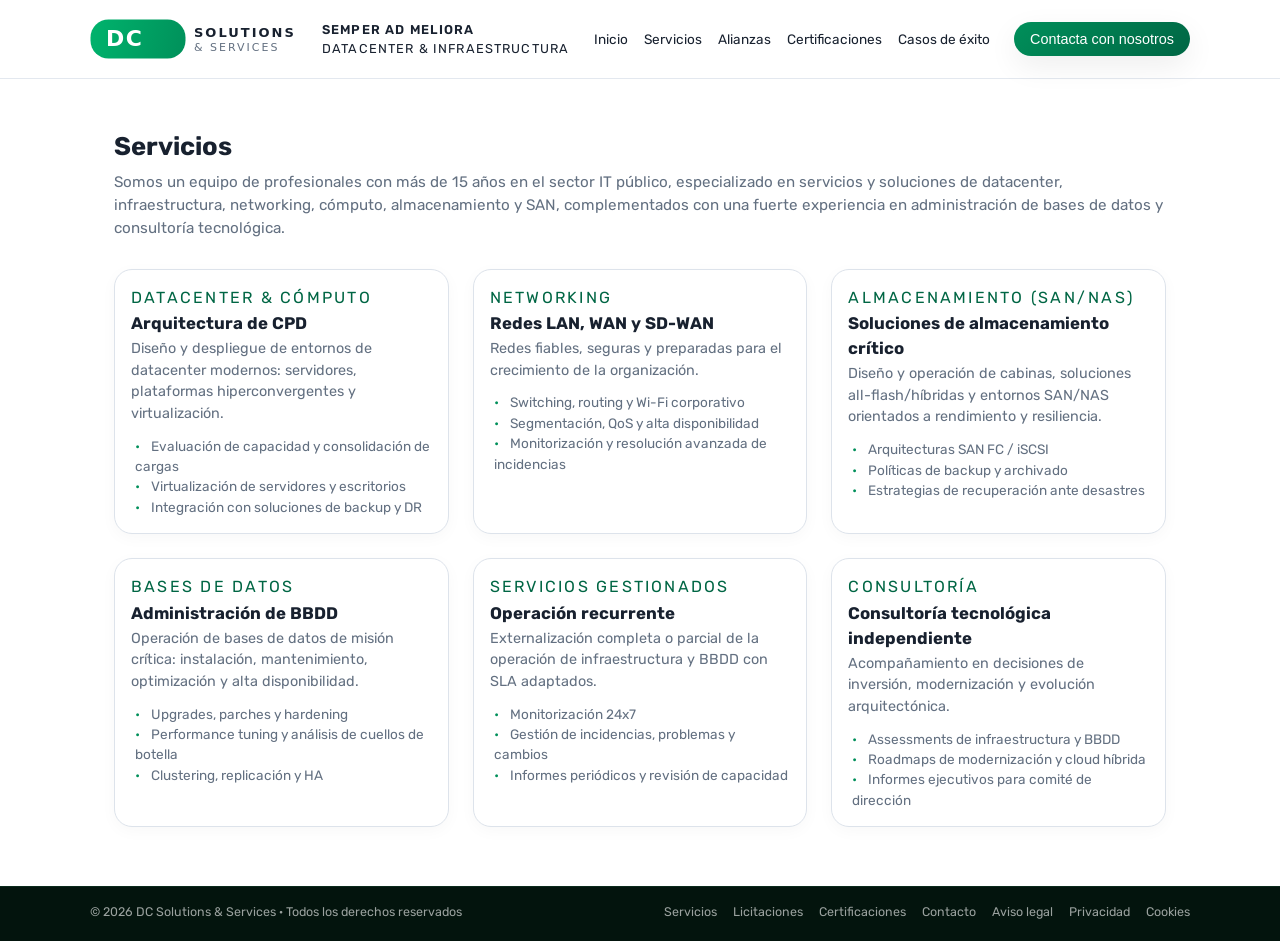
<file: servicios.html>
﻿<!DOCTYPE html>
<html lang="es">
<head>
  <meta charset="UTF-8" />
  <title>Servicios – DC Solutions & Services</title>
  <meta name="viewport" content="width=device-width, initial-scale=1.0" />
  <meta name="theme-color" content="#008f5a" />
  <meta name="description" content="Servicios de datacenter, virtualización, almacenamiento SAN, networking, administración de bases de datos Oracle y consultoría tecnológica para empresa y AAPP." />
  <link rel="canonical" href="https://dcss.es/servicios.html" />
  <meta property="og:type" content="website" />
  <meta property="og:site_name" content="DC Solutions &amp; Services" />
  <meta property="og:title" content="Servicios de infraestructura IT – DC Solutions & Services" />
  <meta property="og:description" content="Servicios de datacenter, virtualización, almacenamiento SAN, networking, administración de bases de datos Oracle y consultoría tecnológica para empresa y AAPP." />
  <meta property="og:url" content="https://dcss.es/servicios.html" />
  <meta property="og:image" content="https://dcss.es/img/og-dcss.png" />
  <meta name="twitter:card" content="summary_large_image" />
  <meta name="twitter:image" content="https://dcss.es/img/og-dcss.png" />
  <meta name="twitter:title" content="Servicios de infraestructura IT – DC Solutions & Services" />
  <meta name="twitter:description" content="Servicios de datacenter, virtualización, almacenamiento SAN, networking, administración de bases de datos Oracle y consultoría tecnológica para empresa y AAPP." />
  <link rel="preconnect" href="https://fonts.googleapis.com">
  <link rel="preconnect" href="https://fonts.gstatic.com" crossorigin>
  <link href="https://fonts.googleapis.com/css2?family=Rubik:wght@300;400;500;700&display=swap" rel="stylesheet">
  <link rel="stylesheet" href="styles.css" />
  <link rel="icon" type="image/svg+xml" href="img/favicon.svg">
  <link rel="icon" type="image/png" href="img/favicon.png">
</head>
<body>
  <header>
    <div class="container navbar">
      <div class="logo">
        <img src="img/logo-dcss.svg" alt="DC Solutions &amp; Services" />
        <div class="logo-text">
          <span>Semper Ad Meliora</span>
          <span>Datacenter &amp; Infraestructura</span>
        </div>
      </div>
      <nav>
        <ul>
          <li><a href="index.html">Inicio</a></li>
          <li><a href="servicios.html">Servicios</a></li>
          <li><a href="alianzas.html">Alianzas</a></li>
          <li><a href="certificaciones.html">Certificaciones</a></li>
          <li><a href="casos-exito.html">Casos de éxito</a></li>
        </ul>
      </nav>
      <button class="nav-toggle" aria-label="Abrir menú" aria-expanded="false">
        <span></span><span></span><span></span>
      </button>
      <button class="btn-cta nav-cta" onclick="window.location.href='contacto.html'">
        Contacta con nosotros
      </button>
    </div>
  </header>
  <main>

    <section>
      <div class="container">
        <h1 class="section-title">Servicios</h1>
        <p class="section-subtitle">
          Somos un equipo de profesionales con más de 15 años en el sector IT público, especializado en
          servicios y soluciones de datacenter, infraestructura, networking, cómputo, almacenamiento y SAN,
          complementados con una fuerte experiencia en administración de bases de datos y consultoría tecnológica.
        </p>

        <div class="grid-3">
          <article class="card">
            <span class="card-tag">Datacenter &amp; Cómputo</span>
            <h3>Arquitectura de CPD</h3>
            <p>
              Diseño y despliegue de entornos de datacenter modernos: servidores, plataformas
              hiperconvergentes y virtualización.
            </p>
            <ul>
              <li>Evaluación de capacidad y consolidación de cargas</li>
              <li>Virtualización de servidores y escritorios</li>
              <li>Integración con soluciones de backup y DR</li>
            </ul>
          </article>

          <article class="card">
            <span class="card-tag">Networking</span>
            <h3>Redes LAN, WAN y SD-WAN</h3>
            <p>
              Redes fiables, seguras y preparadas para el crecimiento de la organización.
            </p>
            <ul>
              <li>Switching, routing y Wi-Fi corporativo</li>
              <li>Segmentación, QoS y alta disponibilidad</li>
              <li>Monitorización y resolución avanzada de incidencias</li>
            </ul>
          </article>

          <article class="card">
            <span class="card-tag">Almacenamiento (SAN/NAS)</span>
            <h3>Soluciones de almacenamiento crítico</h3>
            <p>
              Diseño y operación de cabinas, soluciones all-flash/híbridas y entornos SAN/NAS
              orientados a rendimiento y resiliencia.
            </p>
            <ul>
              <li>Arquitecturas SAN FC / iSCSI</li>
              <li>Políticas de backup y archivado</li>
              <li>Estrategias de recuperación ante desastres</li>
            </ul>
          </article>

          <article class="card">
            <span class="card-tag">Bases de datos</span>
            <h3>Administración de BBDD</h3>
            <p>
              Operación de bases de datos de misión crítica: instalación, mantenimiento,
              optimización y alta disponibilidad.
            </p>
            <ul>
              <li>Upgrades, parches y hardening</li>
              <li>Performance tuning y análisis de cuellos de botella</li>
              <li>Clustering, replicación y HA</li>
            </ul>
          </article>

          <article class="card">
            <span class="card-tag">Servicios gestionados</span>
            <h3>Operación recurrente</h3>
            <p>
              Externalización completa o parcial de la operación de infraestructura y BBDD
              con SLA adaptados.
            </p>
            <ul>
              <li>Monitorización 24x7</li>
              <li>Gestión de incidencias, problemas y cambios</li>
              <li>Informes periódicos y revisión de capacidad</li>
            </ul>
          </article>

          <article class="card">
            <span class="card-tag">Consultoría</span>
            <h3>Consultoría tecnológica independiente</h3>
            <p>
              Acompañamiento en decisiones de inversión, modernización y evolución arquitectónica.
            </p>
            <ul>
              <li>Assessments de infraestructura y BBDD</li>
              <li>Roadmaps de modernización y cloud híbrida</li>
              <li>Informes ejecutivos para comité de dirección</li>
            </ul>
          </article>
        </div>
      </div>
    </section>

  </main>
  <footer>
    <div class="container footer-inner">
      <div>
        © <span id="year"></span> DC Solutions &amp; Services · Todos los derechos reservados
      </div>
      <div class="footer-links">
        <a href="servicios.html">Servicios</a>
        <a href="licitaciones.html">Licitaciones</a>
        <a href="certificaciones.html">Certificaciones</a>
        <a href="contacto.html">Contacto</a>
        <a href="aviso-legal.html">Aviso legal</a>
        <a href="privacidad.html">Privacidad</a>
        <a href="cookies.html">Cookies</a>
      </div>
    </div>
  </footer>
  <script>
    document.getElementById("year").textContent = new Date().getFullYear();

    const navToggle = document.querySelector(".nav-toggle");
    const navUl = document.querySelector("nav ul");
    if (navToggle && navUl) {
      navToggle.addEventListener("click", () => {
        const open = navUl.classList.toggle("open");
        navToggle.classList.toggle("open", open);
        navToggle.setAttribute("aria-expanded", open);
        navToggle.setAttribute("aria-label", open ? "Cerrar menú" : "Abrir menú");
      });
      document.addEventListener("click", (e) => {
        if (!e.target.closest("header")) {
          navUl.classList.remove("open");
          navToggle.classList.remove("open");
          navToggle.setAttribute("aria-expanded", "false");
        }
      });
    }
  </script>
</body>
</html>
</file>
<file: styles.css>
﻿
:root {
  --green-main: #008f5a;
  --green-dark: #006644;
  --bg-light: #f5f7f9;
  --text-main: #18212f;
  --text-soft: #637081;
  --border-soft: #dde3eb;
  --shadow-soft: 0 10px 30px rgba(0,0,0,0.07);
  --radius-lg: 18px;
  --radius-xl: 26px;
  --transition: all 0.25s ease;
}

* {
  box-sizing: border-box;
  margin: 0;
  padding: 0;
}

body {
  font-family: "Rubik", system-ui, -apple-system, BlinkMacSystemFont, "Segoe UI", sans-serif;
  color: var(--text-main);
  background-color: white;
  line-height: 1.5;
}

img {
  max-width: 100%;
  height: auto;
  display: block;
}

a {
  text-decoration: none;
  color: inherit;
}

.container {
  width: 100%;
  max-width: 1100px;
  margin: 0 auto;
  padding: 0 1.5rem;
}

header {
  position: sticky;
  top: 0;
  z-index: 10;
  background: rgba(255,255,255,0.96);
  backdrop-filter: blur(12px);
  border-bottom: 1px solid rgba(221,227,235,0.8);
}

.navbar {
  display: flex;
  align-items: center;
  justify-content: space-between;
  padding: 0.8rem 0;
  gap: 1rem;
}

.logo {
  display: flex;
  align-items: center;
  gap: 0.75rem;
}

.logo img {
  height: 52px;
}

.logo-text {
  display: flex;
  flex-direction: column;
  font-size: 0.8rem;
  text-transform: uppercase;
  letter-spacing: 0.09em;
}

.logo-text span:first-child {
  font-weight: 600;
}

nav ul {
  display: flex;
  gap: 1rem;
  list-style: none;
  font-size: 0.85rem;
  white-space: nowrap;
}

nav a {
  position: relative;
  padding-bottom: 0.15rem;
}

nav a::after {
  content: "";
  position: absolute;
  left: 0;
  bottom: 0;
  width: 0;
  height: 2px;
  border-radius: 999px;
  background: var(--green-main);
  transition: width 0.2s ease;
}

nav a:hover::after {
  width: 100%;
}

.btn-cta {
  padding: 0.55rem 1rem;
  border-radius: 999px;
  border: none;
  background: linear-gradient(135deg, var(--green-main), var(--green-dark));
  color: white;
  font-size: 0.9rem;
  font-weight: 500;
  cursor: pointer;
  box-shadow: var(--shadow-soft);
  transition: var(--transition);
  white-space: nowrap;
}

.btn-cta:hover {
  transform: translateY(-1px);
  box-shadow: 0 14px 36px rgba(0,0,0,0.12);
}

main {
  scroll-behavior: smooth;
}

section {
  padding: 3rem 0;
}

/* Hero */
.hero {
  background: radial-gradient(circle at top left, #e0f4ec 0, #ffffff 50%);
}

.hero-grid {
  display: grid;
  grid-template-columns: minmax(0, 1.2fr) minmax(0, 1fr);
  gap: 2rem;
  align-items: center;
  padding: 1rem 0 1rem;
}

.hero-eyebrow {
  text-transform: uppercase;
  font-size: 0.8rem;
  letter-spacing: 0.14em;
  color: var(--green-dark);
  font-weight: 600;
  margin-bottom: 0.4rem;
}

.hero-title {
  font-size: clamp(2.1rem, 3.3vw, 3rem);
  line-height: 1.1;
  margin-bottom: 0.8rem;
}

.hero-title span.dc {
  font-weight: 800;
  color: var(--green-main);
  letter-spacing: 0.05em;
}

.hero-subtitle {
  color: var(--text-soft);
  font-size: 0.98rem;
  max-width: 36rem;
  margin-bottom: 0.9rem;
}

.hero-extra {
  color: var(--text-soft);
  font-size: 0.9rem;
  margin-bottom: 1.5rem;
}

.hero-actions {
  display: flex;
  flex-wrap: wrap;
  gap: 0.8rem;
  align-items: center;
  margin-bottom: 1.5rem;
}

.btn-ghost {
  padding: 0.55rem 1rem;
  border-radius: 999px;
  border: 1px solid var(--border-soft);
  background: white;
  font-size: 0.9rem;
  color: var(--text-soft);
  cursor: pointer;
  transition: var(--transition);
}

.btn-ghost2 {
  font-size: 0.9rem;
  color: var(--text-soft);
  cursor: pointer;
  transition: var(--transition);
  padding: 0.2rem 0.7rem;
  border-radius: 999px;
  background: rgba(0,143,90,0.07);
  border: 1px dashed rgba(0,143,90,0.3);
  box-shadow: var(--shadow-soft);
  transition: var(--transition);
}

.btn-ghost:hover {
  border-color: var(--green-main);
  color: var(--green-dark);
  transform: translateY(-1px);
}

.hero-badges {
  display: flex;
  flex-wrap: wrap;
  gap: 0.7rem;
  font-size: 0.78rem;
  color: var(--text-soft);
}

.hero-card {
  background: white;
  padding: 1.5rem;
  border-radius: var(--radius-xl);
  box-shadow: var(--shadow-soft);
  border: 1px solid rgba(221,227,235,0.7);
}

.hero-card-title {
  font-size: 0.9rem;
  font-weight: 600;
  margin-bottom: 1rem;
  display: flex;
  align-items: center;
  gap: 0.4rem;
}

.dot {
  width: 8px;
  height: 8px;
  border-radius: 999px;
  background: var(--green-main);
}

.hero-metrics {
  display: grid;
  grid-template-columns: repeat(2, minmax(0, 1fr));
  gap: 1rem;
  margin-bottom: 1.2rem;
}

.metric {
  padding: 0.8rem;
  border-radius: 14px;
  background: var(--bg-light);
  font-size: 0.8rem;
}

.metric strong {
  display: block;
  font-size: 1.1rem;
  margin-bottom: 0.1rem;
}

.hero-note {
  font-size: 0.78rem;
  color: var(--text-soft);
}

/* Sections */
.section-title {
  font-size: 1.6rem;
  margin-bottom: 0.4rem;
}

.section-subtitle {
  color: var(--text-soft);
  font-size: 0.95rem;
  /* max-width: 30rem; */
  margin-bottom: 1.8rem;
}

.neutral-list {
  list-style: none;
  margin: -1rem 0 1.8rem;
  color: var(--text-soft);
  font-size: 0.95rem;
}

.neutral-list li {
  padding-left: 1.4rem;
  position: relative;
  margin-bottom: 0.4rem;
}

.neutral-list li::before {
  content: "\2713";
  position: absolute;
  left: 0;
  color: var(--green-main);
  font-weight: 700;
}

/* Cards / grids */
.grid-3 {
  display: grid;
  grid-template-columns: repeat(3, minmax(0, 1fr));
  gap: 1.5rem;
  margin-bottom: 0.7rem;
}

.card {
  background: white;
  border-radius: var(--radius-lg);
  border: 1px solid var(--border-soft);
  padding: 1rem;
  box-shadow: 0 4px 16px rgba(0,0,0,0.03);
  transition: var(--transition);
}

.card:hover {
  transform: translateY(-4px);
  box-shadow: 0 10px 30px rgba(0,0,0,0.08);
  border-color: rgba(0,143,90,0.35);
}

.card-tag {
  display: inline-block;
  font-size: 1.0rem;
  text-transform: uppercase;
  letter-spacing: 0.14em;
  color: var(--green-dark);
  margin-bottom: 0.1rem;
}

.card h3 {
  font-size: 1.05rem;
  margin-bottom: 0.1rem;
}

.card p {
  font-size: 0.9rem;
  color: var(--text-soft);
  margin-bottom: 0.7rem;
}

.card ul {
  list-style: none;
  font-size: 0.85rem;
  color: var(--text-soft);
  padding-left: 0.25rem;
  margin-top: 0.25rem;
}

.card ul li::before {
  content: "•";
  color: var(--green-main);
  display: inline-block;
  width: 1rem;
}

/* Licitaciones / steps */
.licitaciones-bg {
  background: var(--bg-light);
}

.pill-row {
  display: flex;
  flex-wrap: wrap;
  gap: 0.6rem;
  font-size: 0.8rem;
  margin-top: 0.6rem;
}

.pill {
  padding: 0.25rem 0.8rem;
  border-radius: 999px;
  background: white;
  border: 1px dashed var(--border-soft);
}

.steps {
  display: grid;
  grid-template-columns: minmax(0, 1.2fr) minmax(0, 1fr);
  gap: 2rem;
  align-items: flex-start;
}

.steps-list {
  list-style: none;
  counter-reset: steps;
}

.steps-list li {
  counter-increment: steps;
  margin-bottom: 1.1rem;
  padding-left: 2.3rem;
  position: relative;
}

.steps-list li::before {
  content: counter(steps);
  position: absolute;
  left: 0;
  top: 0.1rem;
  width: 1.6rem;
  height: 1.6rem;
  border-radius: 999px;
  background: rgba(0,143,90,0.1);
  color: var(--green-dark);
  display: flex;
  align-items: center;
  justify-content: center;
  font-size: 0.85rem;
  font-weight: 600;
}

.steps-list h3 {
  font-size: 0.98rem;
  margin-bottom: 0.2rem;
}

.steps-list p {
  font-size: 0.9rem;
  color: var(--text-soft);
}

.steps-card {
  background: white;
  padding: 1.4rem;
  border-radius: var(--radius-lg);
  border: 1px solid var(--border-soft);
  box-shadow: var(--shadow-soft);
  font-size: 0.87rem;
  color: var(--text-soft);
}

/* Contacto */
.contact {
  background: #051c13;
  color: white;
}

.contact-grid {
  display: grid;
  grid-template-columns: minmax(0, 1.1fr) minmax(0, 1fr);
  gap: 2rem;
  align-items: flex-start;
}

.contact p {
  color: rgba(255,255,255,0.8);
}

.contact a {
  color: #00e083;
  text-decoration: none;
}

.contact a:hover {
  text-decoration: underline;
}

.contact-form {
  background: rgba(0,0,0,0.35);
  border-radius: var(--radius-lg);
  padding: 1.5rem;
  border: 1px solid rgba(255,255,255,0.08);
  box-shadow: 0 12px 32px rgba(0,0,0,0.4);
}

.field {
  margin-bottom: 0.9rem;
}

.field label {
  display: block;
  font-size: 0.8rem;
  margin-bottom: 0.2rem;
  color: rgba(255,255,255,0.9);
}

.field input,
.field textarea {
  width: 100%;
  border-radius: 999px;
  border: 1px solid rgba(255,255,255,0.16);
  background: rgba(2,34,23,0.9);
  color: white;
  padding: 0.55rem 0.9rem;
  font-size: 0.9rem;
  outline: none;
  transition: var(--transition);
}

.field textarea {
  border-radius: 16px;
  min-height: 90px;
  resize: vertical;
  line-height: 1.4;
}

.field input::placeholder,
.field textarea::placeholder {
  color: rgba(255,255,255,0.45);
}

.field input:focus,
.field textarea:focus {
  border-color: var(--green-main);
  box-shadow: 0 0 0 1px var(--green-main);
}

.btn-cta.dark {
  background: linear-gradient(135deg, #00b46d, #00e083);
  box-shadow: 0 12px 28px rgba(0,0,0,0.4);
  width: 100%;
  justify-content: center;
  text-align: center;
  display: inline-block;
  margin-top: 0.2rem;
}

/* Alianzas logos */
.alliances-logos {
  display: flex;
  flex-wrap: wrap;
  gap: 1.5rem;
  align-items: center;
  margin-top: 2rem;
  justify-content: flex-end;
}

.alliances-logos img {
  height: 42px;
  filter: saturate(0.9);
  opacity: 0.9;
  transition: transform 0.2s ease, box-shadow 0.2s ease, opacity 0.2s ease;
}

.alliances-logos img:hover {
  transform: translateY(-2px);
  opacity: 1;
  box-shadow: 0 8px 20px rgba(0,0,0,0.12);
  border-radius: 999px;
}

/* Certificaciones */
.cert-logos-row {
  display: flex;
  flex-wrap: wrap;
  gap: 1.2rem;
  align-items: center;
  margin-top: 1.8rem;
  justify-content: flex-end;
}

.cert-logos-row img {
  height: 44px;
  opacity: 0.95;
  transition: transform 0.2s ease, opacity 0.2s ease;
}

.cert-logos-row img:hover {
  transform: translateY(-2px);
  opacity: 1;
}

/* Footer */
footer {
  border-top: 1px solid #0b2a1c;
  background: #03140d;
  color: rgba(255,255,255,0.6);
  font-size: 0.78rem;
}

.footer-inner {
  padding: 1rem 0 1.2rem;
  display: flex;
  align-items: center;
  justify-content: space-between;
  gap: 1rem;
  flex-wrap: wrap;
}

.footer-links {
  display: flex;
  gap: 1rem;
  flex-wrap: wrap;
}

.footer-links a {
  color: rgba(255,255,255,0.6);
}

/* Páginas legales */
.legal {
  max-width: 820px;
}
.legal h1 {
  font-size: 1.8rem;
  margin-bottom: 0.3rem;
}
.legal .legal-updated {
  color: var(--text-soft);
  font-size: 0.85rem;
  margin-bottom: 1.8rem;
}
.legal h2 {
  font-size: 1.15rem;
  margin: 1.7rem 0 0.5rem;
  color: var(--green-dark);
}
.legal p,
.legal li {
  color: var(--text-soft);
  font-size: 0.92rem;
  line-height: 1.65;
}
.legal ul {
  margin: 0.4rem 0 0.6rem 1.2rem;
}
.legal li {
  margin-bottom: 0.3rem;
}
.legal a {
  color: var(--green-dark);
  text-decoration: underline;
}
.legal strong {
  color: var(--text-main);
}
.legal .placeholder {
  background: #fff7e6;
  border-bottom: 1px dashed #e0a800;
  padding: 0 0.25rem;
  font-style: normal;
  color: #8a6d00;
}

/* Consentimiento RGPD en formulario */
.field-consent {
  display: flex;
  align-items: flex-start;
  gap: 0.5rem;
  margin-bottom: 0.9rem;
}
.field-consent input {
  margin-top: 0.2rem;
  flex-shrink: 0;
}
.field-consent label {
  font-size: 0.78rem;
  color: rgba(255,255,255,0.8);
  line-height: 1.4;
}
.field-consent a {
  color: #00e083;
}

/* Responsive */
@media (max-width: 900px) {
  .hero-grid,
  .steps,
  .contact-grid {
    grid-template-columns: minmax(0, 1fr);
  }

  .hero-card {
    margin-top: 0.8rem;
  }

  .grid-3 {
    grid-template-columns: repeat(2, minmax(0, 1fr));
  }
}

/* Hamburger toggle button */
.nav-toggle {
  display: none;
  flex-direction: column;
  justify-content: space-between;
  width: 26px;
  height: 18px;
  background: none;
  border: none;
  cursor: pointer;
  padding: 0;
  flex-shrink: 0;
}
.nav-toggle span {
  display: block;
  height: 2px;
  background: var(--green-dark);
  border-radius: 999px;
  transition: all 0.2s ease;
}
.nav-toggle.open span:nth-child(1) {
  transform: translateY(8px) rotate(45deg);
}
.nav-toggle.open span:nth-child(2) {
  opacity: 0;
}
.nav-toggle.open span:nth-child(3) {
  transform: translateY(-8px) rotate(-45deg);
}

@media (max-width: 720px) {
  header {
    position: relative;
  }

  .nav-toggle {
    display: flex;
  }

  .btn-cta.nav-cta {
    display: none;
  }

  nav ul {
    display: none;
    position: absolute;
    top: 100%;
    left: 0;
    right: 0;
    background: white;
    border-top: 1px solid var(--border-soft);
    border-bottom: 2px solid var(--green-main);
    padding: 0.6rem 1.5rem 1rem;
    flex-direction: column;
    gap: 0;
    z-index: 200;
    box-shadow: 0 8px 24px rgba(0,0,0,0.1);
  }

  nav ul.open {
    display: flex;
  }

  nav ul li a {
    display: block;
    padding: 0.65rem 0;
    font-size: 1rem;
    border-bottom: 1px solid var(--border-soft);
  }

  nav ul li:last-child a {
    border-bottom: none;
  }

  .navbar {
    flex-wrap: nowrap;
    justify-content: space-between;
  }

  section {
    padding: 3rem 0;
  }

  .grid-3 {
    grid-template-columns: minmax(0, 1fr);
  }

  .alliances-logos {
    justify-content: center;
  }

  .section-title {
    font-size: 1.6rem;
  }

  .hero-grid {
    grid-template-columns: 1fr;
  }

  .hero-title {
    font-size: 1.9rem;
  }

  .hero-card {
    display: none;
  }

  .hero-actions {
    flex-direction: column;
    gap: 0.6rem;
  }

  .hero-actions .btn-cta,
  .hero-actions .btn-ghost {
    width: 100%;
    text-align: center;
  }

  .contact-grid {
    grid-template-columns: 1fr;
  }

  .cert-grid-compact {
    grid-template-columns: 1fr;
  }

  .cert-logo {
    width: 72px;
    height: 72px;
  }

  .steps {
    grid-template-columns: 1fr;
  }

  .hero-badges {
    flex-direction: column;
    gap: 0.5rem;
  }

  .hero-badges .btn-ghost2 {
    width: 100%;
  }
}
</file>
